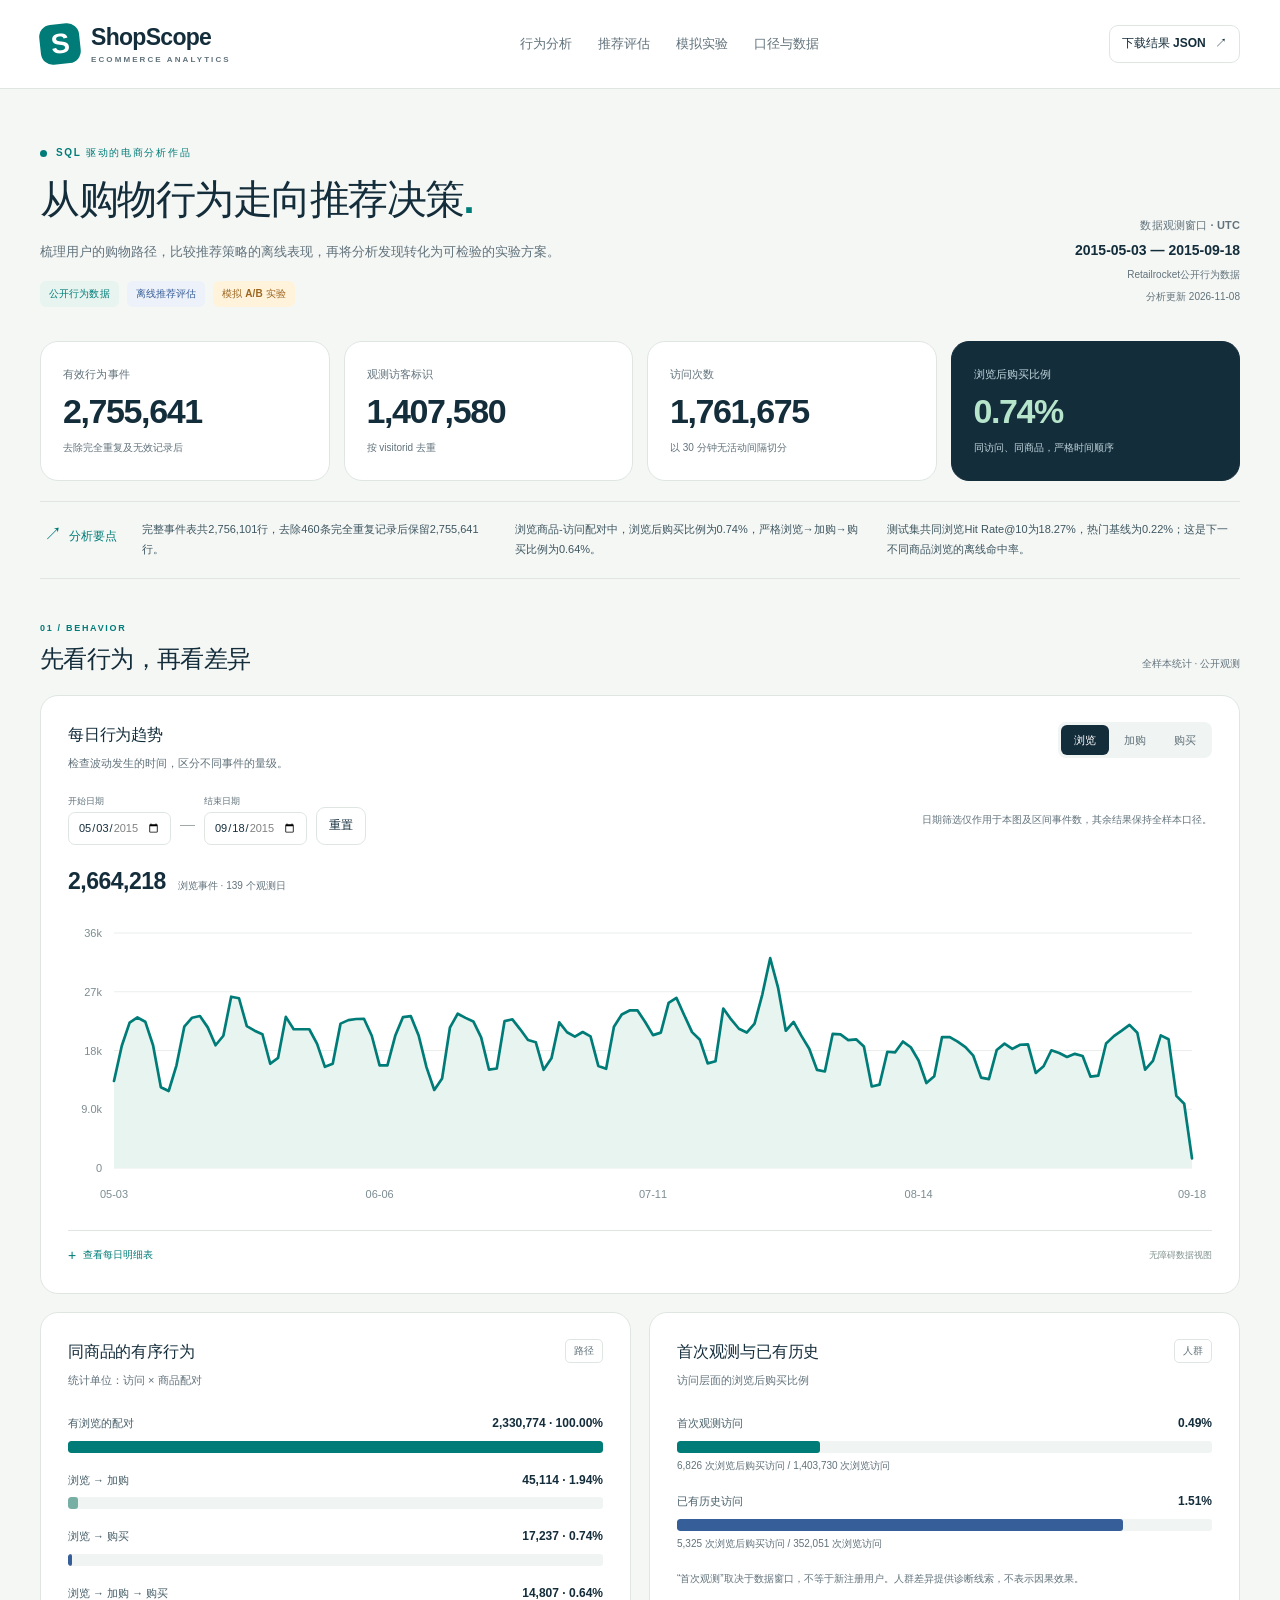
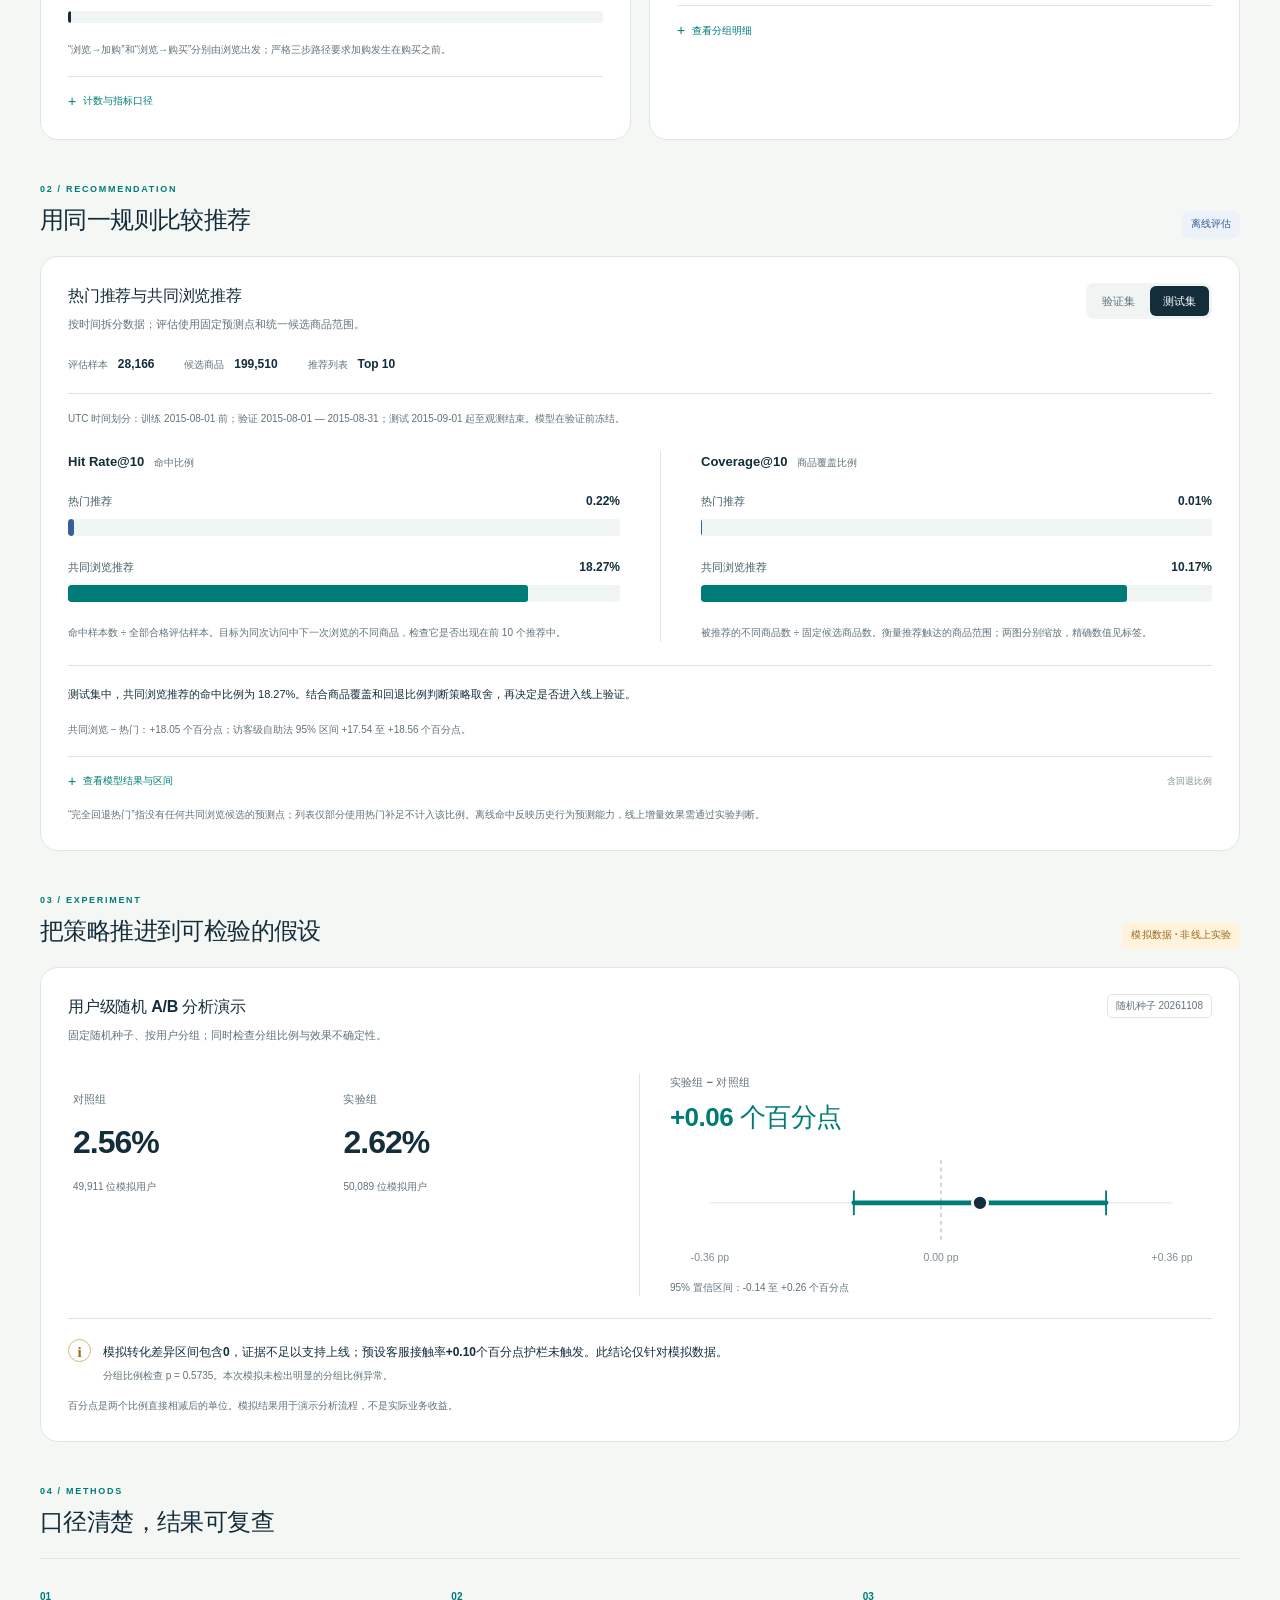
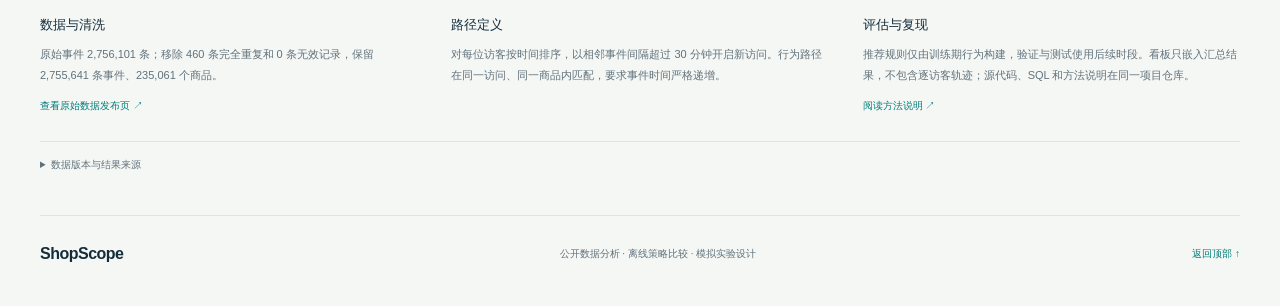
<file: index.html>
<!doctype html>
<html lang="zh-CN"><meta charset="utf-8"><meta name="viewport" content="width=device-width,initial-scale=1"><meta http-equiv="refresh" content="0; url=app/index.html"><title>ShopScope 电商分析</title><body><p><a href="app/index.html">打开 ShopScope 交互看板</a></p></body></html>
</file>
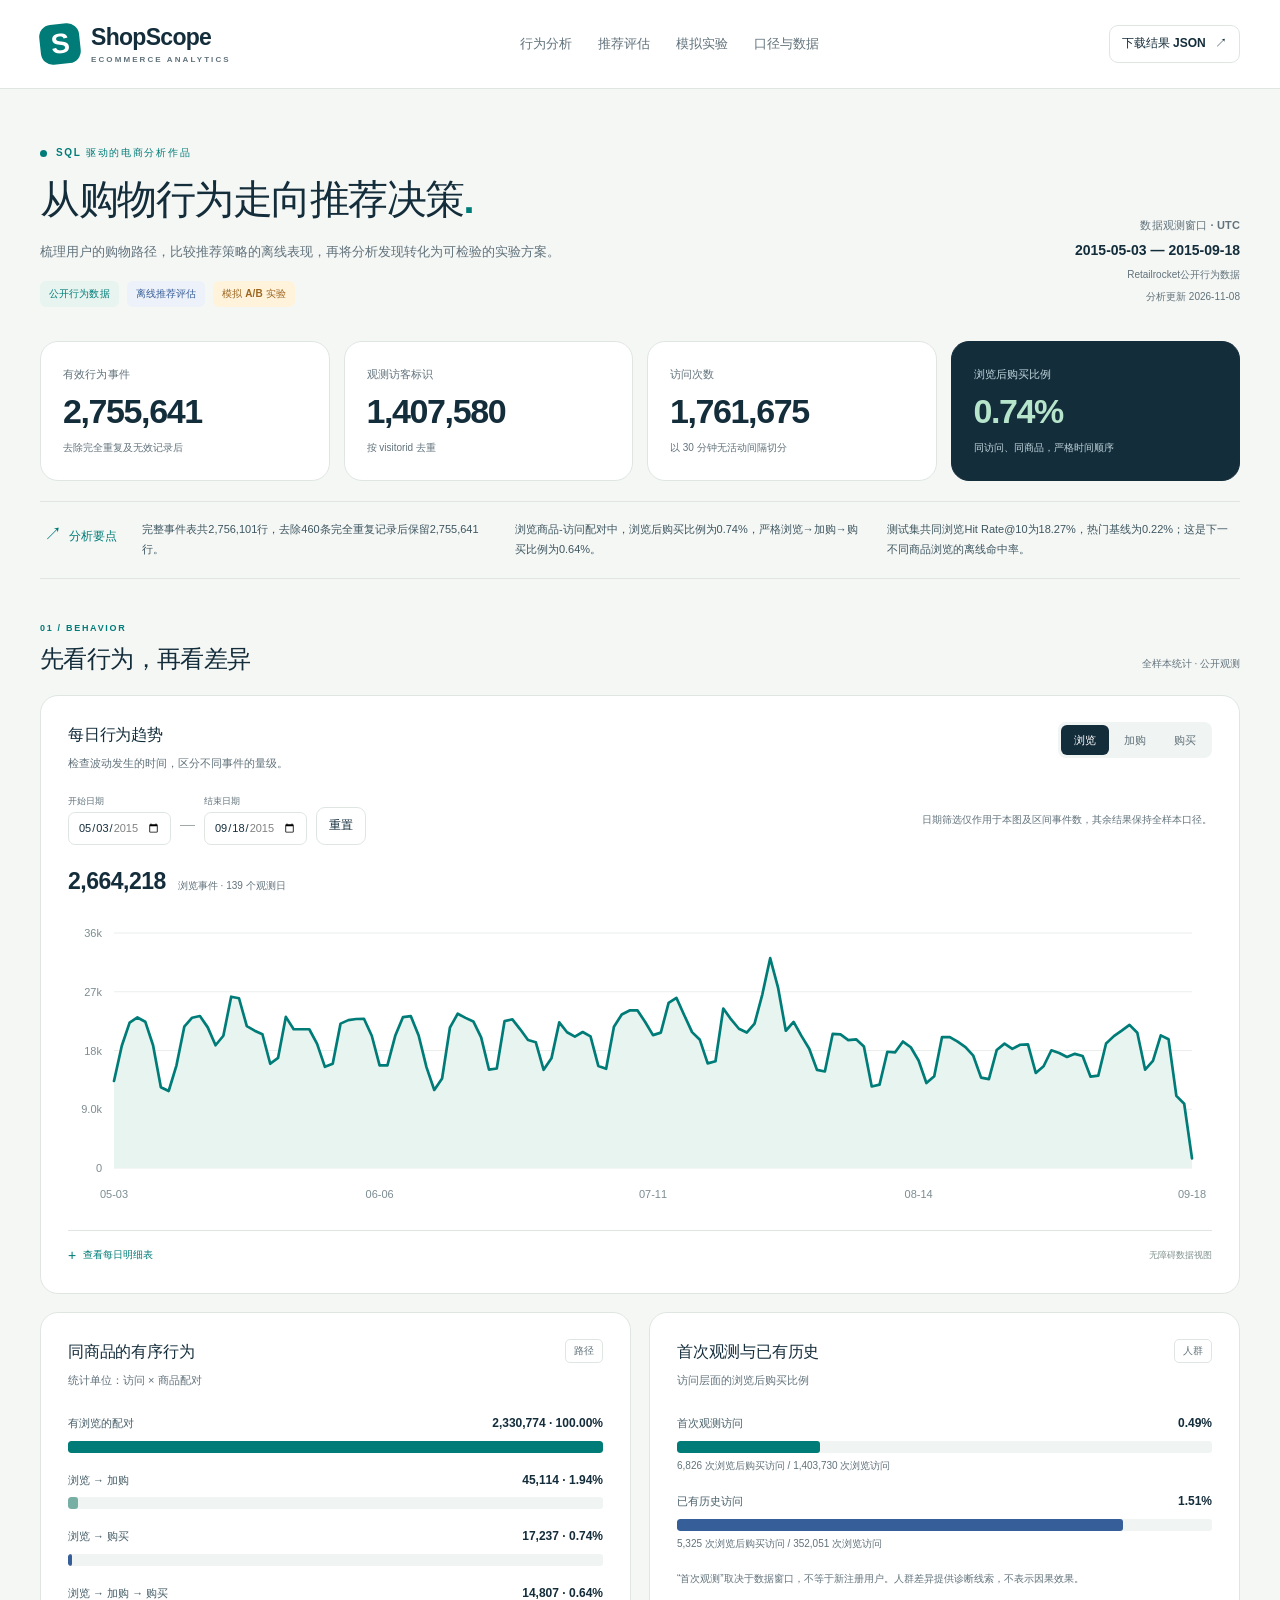
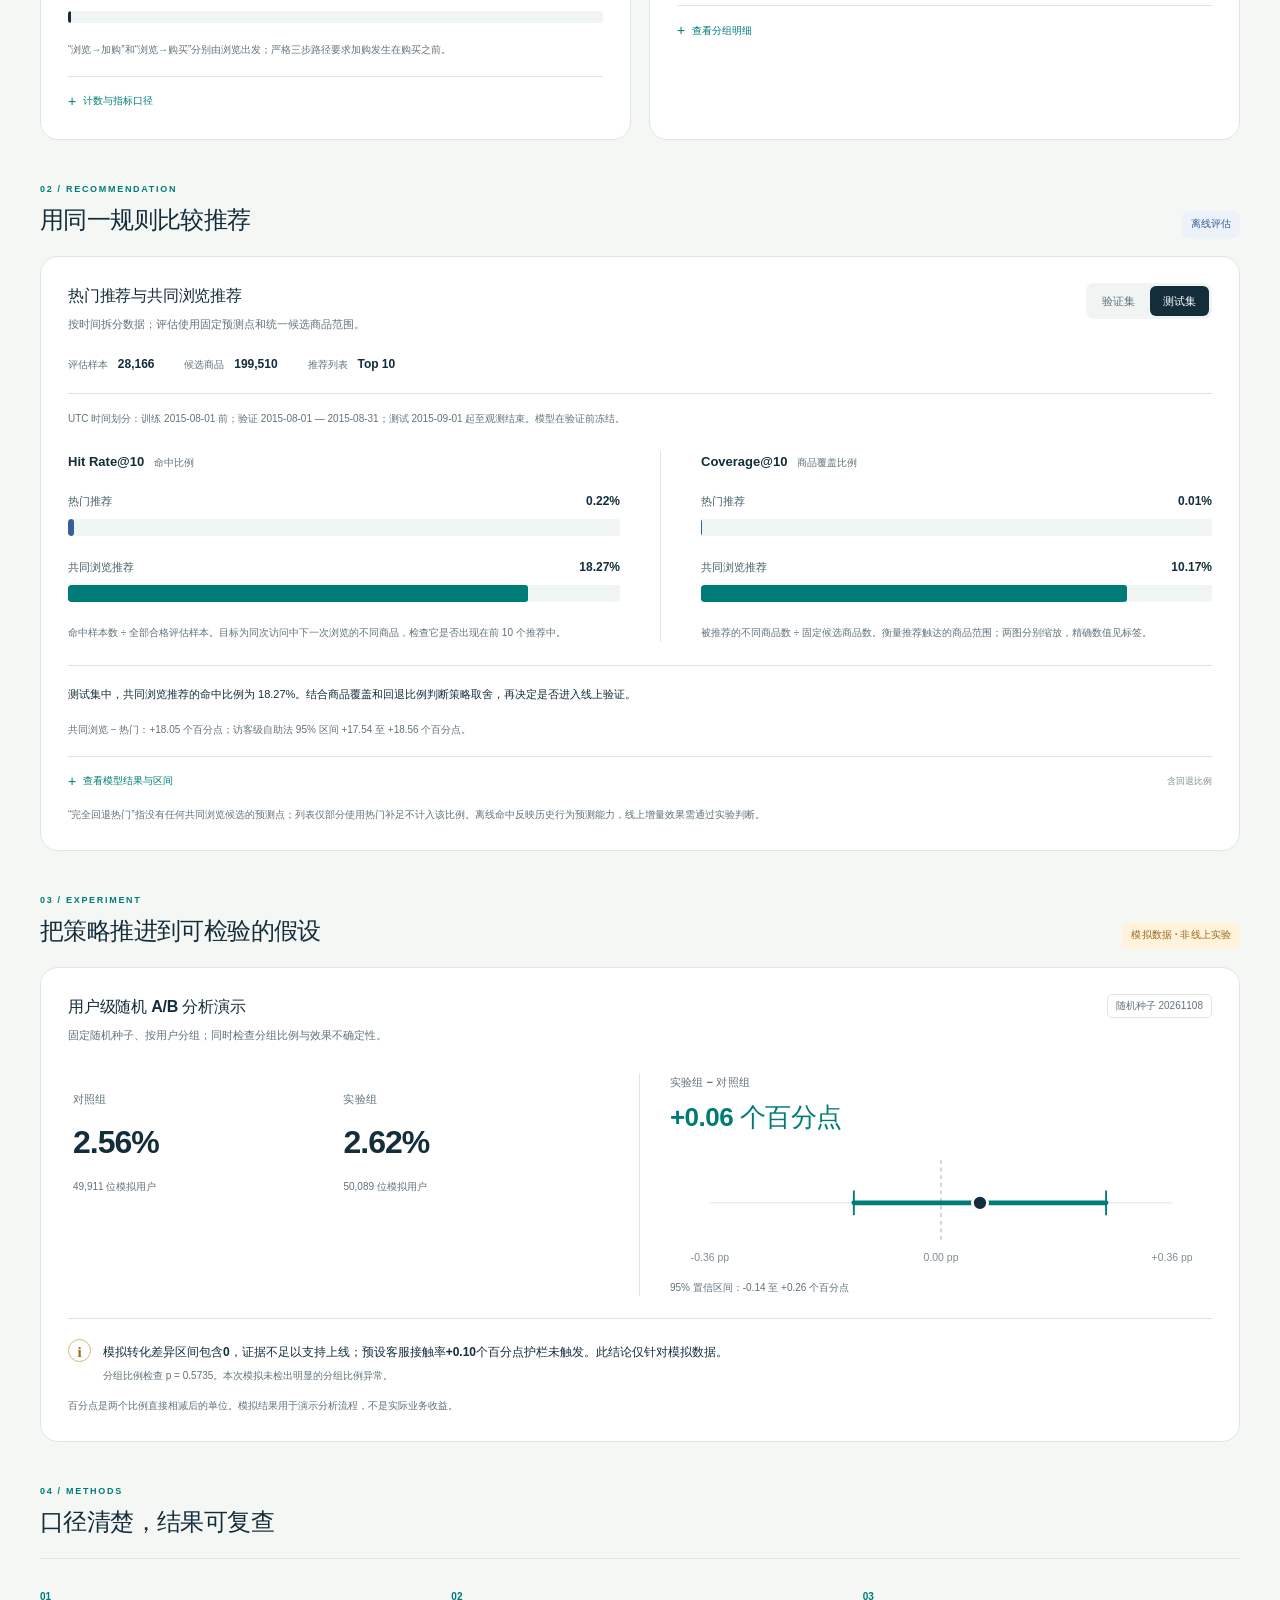
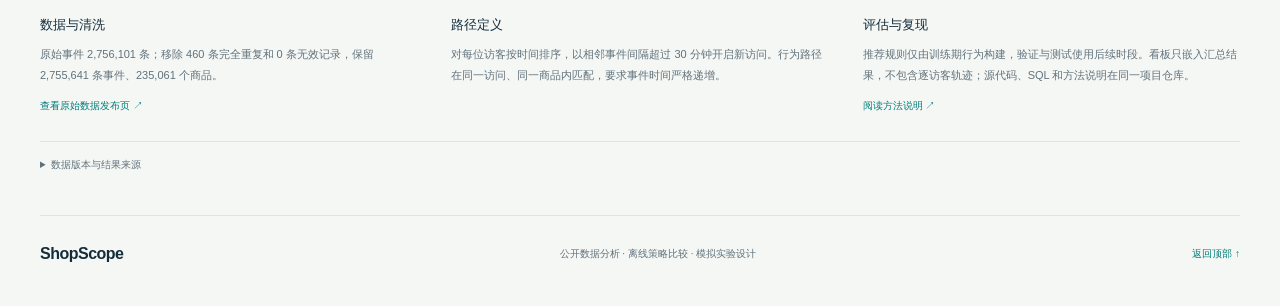
<file: app/index.html>
<!doctype html>
<html lang="zh-CN">
<head>
  <meta charset="utf-8">
  <meta name="viewport" content="width=device-width, initial-scale=1">
  <meta name="color-scheme" content="light">
  <title>ShopScope — 购物行为与推荐评估</title>
  <meta name="description" content="基于 Retailrocket 公开行为数据的购物路径分析、推荐离线评估与模拟实验作品。">
  <style>:root{--ink:#142d3b;--muted:#61727b;--teal:#007c78;--teal-soft:#e7f4ef;--navy:#365e98;--blue-soft:#edf1fa;--amber:#9c661f;--amber-soft:#fff3dc;--paper:#f5f7f5;--line:#dfe6e2;--white:#fff;--radius:18px;font-family:Inter,"Segoe UI","Microsoft YaHei",Arial,sans-serif;color:var(--ink);font-size:15px;line-height:1.65;font-synthesis:none;scroll-behavior:smooth}*{box-sizing:border-box}body{margin:0;background:var(--paper)}button,input{font:inherit}button,a,input,summary{touch-action:manipulation}button{cursor:pointer}a{color:var(--teal);text-decoration:none}a:hover{text-decoration:underline}button:focus-visible,a:focus-visible,input:focus-visible,svg:focus-visible,summary:focus-visible{outline:3px solid #d5a340;outline-offset:4px}.wrap{width:min(1240px,calc(100% - 80px));margin:auto}.topbar{background:rgba(255,255,255,.96);border-bottom:1px solid var(--line)}.nav{min-height:88px;display:flex;align-items:center;justify-content:space-between;gap:24px}.brand{display:flex;align-items:center;gap:11px;color:var(--ink);font-size:23px;font-weight:780;letter-spacing:-.7px;line-height:1.15}.brand:hover{text-decoration:none}.brand-mark{width:40px;height:40px;border-radius:12px;background:var(--teal);color:white;display:grid;place-items:center;font-size:28px;font-weight:800;transform:rotate(-6deg)}.brand small{display:block;font-size:8px;letter-spacing:2.1px;margin-top:5px;font-weight:650;color:var(--muted)}nav{display:flex;gap:26px}nav a{color:var(--muted);font-size:13px;font-weight:600}.button{border:1px solid var(--line);border-radius:9px;padding:8px 12px;color:var(--ink);background:white;font-size:12px;font-weight:600;white-space:nowrap}.button:hover{background:#edf3ef}.button span{margin-left:6px}.skip{position:fixed;z-index:10;top:-80px;left:20px;background:var(--ink);color:white;padding:12px}.skip:focus{top:12px}.hero{display:flex;justify-content:space-between;align-items:flex-end;gap:30px;padding:56px 0 34px}.eyebrow{font-size:10px;font-weight:750;letter-spacing:1.7px;margin:0 0 12px;color:var(--teal);display:flex;align-items:center;gap:9px}.live-dot{width:7px;height:7px;display:inline-block;border-radius:50%;background:var(--teal)}h1{font-size:clamp(30px,3.1vw,43px);letter-spacing:-1.5px;line-height:1.28;margin:0;font-weight:760}.title-dot{color:var(--teal)}.mobile-break{display:none}.hero-copy{color:var(--muted);max-width:650px;margin:16px 0;font-size:13px;line-height:1.9}.hero-meta{display:flex;gap:8px;flex-wrap:wrap}.badge{display:inline-flex;align-items:center;border-radius:6px;font-size:10px;letter-spacing:.1px;font-weight:650;padding:5px 9px;white-space:nowrap}.teal{background:var(--teal-soft);color:var(--teal)}.navy{background:var(--blue-soft);color:var(--navy)}.amber{background:var(--amber-soft);color:var(--amber)}.period{flex-shrink:0;display:flex;flex-direction:column;align-items:flex-end;font-size:10px;color:var(--muted);padding-bottom:2px;gap:5px}.period strong{font-size:14px;color:var(--ink);font-variant-numeric:tabular-nums}.label{display:block;font-size:11px;letter-spacing:.15px;color:var(--muted);font-weight:550}.kpis{display:grid;grid-template-columns:repeat(4,minmax(0,1fr));gap:14px}.kpi{padding:23px 22px 21px;border:1px solid var(--line);background:white;border-radius:var(--radius)}.kpi strong{display:block;font-size:34px;letter-spacing:-1.4px;font-weight:730;font-variant-numeric:tabular-nums;margin:7px 0 3px;line-height:1.2}.kpi>span:last-child{font-size:10px;color:var(--muted)}.kpi.accent{background:var(--ink);border-color:var(--ink);color:white}.kpi.accent .label,.kpi.accent>span:last-child{color:#c1d6dc}.kpi.accent strong{color:#b7e5cc}.finding-strip{display:flex;gap:25px;align-items:flex-start;margin:20px 0 12px;border-top:1px solid var(--line);border-bottom:1px solid var(--line);padding:18px 4px}.finding-strip h2{font-size:12px;white-space:nowrap;margin:0;color:var(--teal)}.finding-strip h2 span{font-size:18px;margin-right:4px}.finding-strip #insights{display:grid;grid-template-columns:repeat(3,1fr);gap:24px;font-size:11px;color:#3d565f;line-height:1.8}.finding-strip p{margin:0}.section{margin:42px 0;scroll-margin-top:20px}.section-heading{display:flex;align-items:flex-end;justify-content:space-between;margin:0 0 18px;gap:15px}.section-heading .eyebrow{margin:0 0 5px;font-size:9px}.section-heading h2{margin:0;font-size:24px;letter-spacing:-.6px;line-height:1.5;font-weight:720}.section-note{font-size:10px;color:var(--muted);padding-bottom:4px}.panel{border:1px solid var(--line);background:white;border-radius:var(--radius);padding:26px 27px;overflow:hidden}.panel-head{display:flex;align-items:flex-start;justify-content:space-between;gap:20px}.panel-head h3{font-size:16px;margin:0;font-weight:700;letter-spacing:-.2px}.panel-head p{font-size:11px;color:var(--muted);margin:6px 0 0;line-height:1.7}.segmented{display:flex;background:#f0f4f2;border-radius:8px;padding:3px;gap:2px;flex-shrink:0}.segmented button{background:transparent;border:0;border-radius:6px;padding:6px 13px;font-size:11px;color:var(--muted);font-weight:650}.segmented button[aria-pressed=true]{background:var(--ink);color:white}.segmented button:hover{box-shadow:inset 0 0 0 1px #a6bbb0}.filters{display:flex;align-items:center;justify-content:space-between;gap:18px;margin:23px 0 10px}.filters p{font-size:10px;color:var(--muted);max-width:360px;margin:0}.date-fields{display:flex;align-items:flex-end;gap:9px}.date-fields label{font-size:9px;color:var(--muted);line-height:1.3;display:flex;flex-direction:column;gap:5px}.date-fields input{border:1px solid var(--line);color:var(--ink);padding:7px 9px;border-radius:7px;font-size:11px;background:#fff;max-width:144px}.date-fields>span{padding-bottom:8px;color:#a1aaa5}.trend-summary{display:flex;align-items:baseline;gap:12px;margin:18px 0 0;min-height:28px}.trend-summary strong{font-size:23px;font-weight:720;letter-spacing:-.5px;font-variant-numeric:tabular-nums}.trend-summary span{font-size:10px;color:var(--muted)}#range-error{color:#a34324}.chart-container{position:relative;margin-top:12px}svg{display:block;width:100%;overflow:visible}#trend-chart{min-height:190px}.chart-axis{fill:#7c8c91;font-family:inherit;font-size:11px}.grid-line{stroke:#e9eeeb;stroke-width:1}.tooltip{position:absolute;background:var(--ink);border-radius:9px;color:white;padding:10px 13px;pointer-events:none;font-size:11px;box-shadow:0 8px 30px #1a303526;min-width:135px;z-index:2}.tooltip strong{display:block;font-size:15px;letter-spacing:.1px;margin-top:2px}.tooltip[hidden]{display:none}.two-col{display:grid;grid-template-columns:repeat(2,minmax(0,1fr));gap:18px;margin-top:18px}.mini-tag{font-size:10px;padding:3px 8px;border:1px solid var(--line);border-radius:5px;color:var(--muted);white-space:nowrap}.horizontal-bars{margin:24px 0 15px}.bar-item{margin:0 0 18px}.bar-label{display:flex;justify-content:space-between;gap:12px;font-size:11px;color:#465e68;margin-bottom:7px}.bar-label strong{font-size:12px;color:var(--ink);font-weight:650;font-variant-numeric:tabular-nums}.bar-track{height:12px;background:#f0f4f2;border-radius:3px;overflow:hidden}.bar-fill{height:100%;background:var(--teal);border-radius:3px;min-width:0;transition:width .25s}.bar-fill.navy-fill{background:var(--navy)}.bar-fill.light-fill{background:#78afa5}.bar-fill.dark-fill{background:var(--ink)}.bar-sub{color:var(--muted);font-size:10px;margin-top:5px}.chart-note{font-size:10px;color:var(--muted);line-height:1.8;margin:16px 0 0}.table-details{margin-top:17px;border-top:1px solid var(--line);padding-top:13px}.table-details summary{font-size:10px;font-weight:600;color:var(--teal);cursor:pointer;list-style:none;display:flex;align-items:center;gap:7px}.table-details summary:before{content:'+';font-size:14px;font-weight:500}.table-details[open] summary:before{content:'−'}.table-details summary span{margin-left:auto;color:#81928e;font-weight:400;font-size:9px}.table-wrap{overflow:auto;margin-top:12px;max-height:300px;border:1px solid var(--line);border-radius:7px}table{border-collapse:collapse;width:100%;font-size:10px;white-space:nowrap;text-align:right;font-variant-numeric:tabular-nums}th,td{padding:9px 11px;border-bottom:1px solid #e9eeeb}th{background:#f3f6f4;color:#5e716d;font-weight:600;position:sticky;top:0}th:first-child,td:first-child{text-align:left}tr:last-child td{border-bottom:0}tbody tr:hover{background:#f7faf8}.rec-meta{display:flex;gap:30px;flex-wrap:wrap;border-bottom:1px solid var(--line);padding:21px 0 18px;font-size:10px;color:var(--muted)}.rec-meta strong{color:var(--ink);font-size:12px;margin-left:7px;font-weight:650}.inner{gap:40px;margin:23px 0 0}.inner>div+div{border-left:1px solid var(--line);padding-left:40px}.inner h4{font-size:13px;margin:0;font-weight:680}.inner h4 span{font-size:10px;color:var(--muted);font-weight:400;margin-left:6px}.horizontal-bars.compact{margin-top:20px}.compact .bar-track{height:17px}.compact .bar-item{margin-bottom:22px}.rec-conclusion{font-size:11px;margin:23px 0 0;padding-top:18px;border-top:1px solid var(--line);color:var(--ink);line-height:1.9}.bottom-note{margin-top:13px}.experiment-grid{display:grid;grid-template-columns:1fr 1.1fr;gap:50px;margin-top:28px}.ab-groups{display:grid;grid-template-columns:1fr 1fr;gap:20px;padding-top:15px}.ab-groups>div{padding:2px 5px}.ab-groups strong{font-size:32px;font-weight:720;display:block;letter-spacing:-1px;margin:8px 0 4px;font-variant-numeric:tabular-nums}.ab-groups>div>span:last-child{font-size:10px;color:var(--muted)}.effect{border-left:1px solid var(--line);padding-left:30px}.effect>strong{font-size:26px;display:block;font-weight:730;letter-spacing:-.5px;margin:5px 0 0;color:var(--teal)}#effect-chart{margin-top:2px}.effect>p{font-size:10px;margin:1px 0 0;color:var(--muted)}.experiment-decision{border-top:1px solid var(--line);margin-top:22px;padding-top:20px;display:flex;gap:12px;align-items:flex-start}.decision-icon{width:23px;height:23px;border-radius:50%;border:1px solid #d5b978;color:var(--amber);display:grid;place-items:center;font-family:Georgia,serif;font-weight:700;flex-shrink:0}.experiment-decision strong{font-size:12px;font-weight:650}.experiment-decision p{font-size:10px;margin:4px 0 0;color:var(--muted)}.method-grid{display:grid;grid-template-columns:repeat(3,1fr);gap:34px;border-top:1px solid var(--line);padding-top:24px}.method-number{font-size:10px;color:var(--teal);font-weight:700}.method-grid h3{font-size:13px;margin:6px 0 9px}.method-grid p{font-size:11px;color:var(--muted);line-height:1.9;margin:0}.method-grid a{display:inline-block;font-size:10px;font-weight:650;margin-top:12px}.provenance{margin-top:24px;font-size:10px;border-top:1px solid var(--line);padding-top:15px;color:var(--muted)}.provenance summary{cursor:pointer}.provenance dl{display:grid;grid-template-columns:150px 1fr;gap:6px}.provenance dt{font-weight:600}.provenance dd{margin:0;overflow-wrap:anywhere}.footer{border-top:1px solid var(--line);display:flex;align-items:center;justify-content:space-between;gap:20px;padding:25px 0 38px;color:var(--muted);font-size:10px}.brand-name{font-size:16px;font-weight:750;letter-spacing:-.5px;color:var(--ink)}.footer p{margin:0}.footer a{font-size:10px}.empty{font-size:12px;color:var(--muted);padding:30px 10px;text-align:center}
.sr-only{position:absolute;width:1px;height:1px;padding:0;margin:-1px;overflow:hidden;clip:rect(0,0,0,0);white-space:nowrap;border:0}
@media(min-width:1450px){.wrap{width:1240px}.hero{padding-top:62px}}
@media(max-width:1050px){.wrap{width:calc(100% - 48px)}nav{gap:15px}nav a{font-size:11px}.nav{gap:18px}.hero{align-items:flex-start}.period{padding-top:36px}.kpi{padding:20px 16px}.kpi strong{font-size:28px}.finding-strip #insights{gap:16px}.panel{padding:22px}.panel-head{gap:13px}.filters{align-items:flex-start}.filters p{max-width:270px}.experiment-grid{gap:25px}.effect{padding-left:25px}.inner{gap:25px}.inner>div+div{padding-left:25px}}
@media(max-width:800px){.nav{min-height:76px;flex-wrap:wrap;padding:15px 0;gap:14px}nav{order:3;width:100%;justify-content:space-between;padding-top:7px;border-top:1px solid var(--line)}.brand{font-size:20px}.hero{display:block;padding-top:34px}.period{align-items:flex-start;padding-top:22px;gap:4px}.period strong{font-size:13px}.period span:last-child{display:none}.kpis{grid-template-columns:repeat(2,1fr);gap:12px}.kpi strong{font-size:32px}.finding-strip{display:block}.finding-strip #insights{grid-template-columns:1fr;margin-top:10px;gap:9px;font-size:11px}.section{margin:32px 0}.section-heading h2{font-size:22px}.two-col{grid-template-columns:1fr}.filters{display:block}.filters p{max-width:none;margin-top:12px}.section-note{max-width:100px;text-align:right}.inner{gap:20px}.inner>div+div{border-left:0;border-top:1px solid var(--line);padding-left:0;padding-top:20px}.experiment-grid{grid-template-columns:1fr;gap:20px}.effect{border-left:0;border-top:1px solid var(--line);padding:20px 0 0}.ab-groups{padding-top:0}.method-grid{grid-template-columns:1fr;gap:25px}.method-grid h3{display:inline;margin-left:10px}.method-grid p{margin-top:9px}.provenance dl{grid-template-columns:1fr}.provenance dd{margin-bottom:8px}.footer{flex-wrap:wrap}.footer p{order:3;width:100%}}
@media(max-width:500px){.wrap{width:calc(100% - 32px)}.nav>.button{font-size:10px;padding:7px 9px}.brand-mark{width:34px;height:34px;font-size:23px}.hero{padding-top:30px}.hero h1{font-size:32px}.hero-copy{font-size:12px}.mobile-break{display:block}.panel{padding:20px 16px}.kpi{padding:18px 14px}.kpi strong{font-size:28px}.kpi>span:last-child{font-size:9px}.label{font-size:10px}.panel-head{display:block}.panel-head .segmented{display:inline-flex;margin-top:14px}.panel-head .mini-tag{display:none}.segmented button{padding:6px 12px}.date-fields{gap:7px}.date-fields input{max-width:121px;padding:7px 6px}.date-fields .button{padding:7px 9px}.section-heading h2{font-size:21px}.section-heading>.badge{font-size:8px;padding:4px 6px}.rec-meta{gap:12px;font-size:9px}.rec-meta strong{margin-left:4px}.trend-summary{flex-wrap:wrap;gap:5px 10px}.trend-summary strong{font-size:22px}#trend-chart{min-height:170px}.chart-axis{font-size:15px}.table-details summary span{display:none}.bar-label{font-size:10px}.bar-label strong{font-size:11px}.footer{padding-bottom:25px}}
@media(prefers-reduced-motion:reduce){:root{scroll-behavior:auto}.bar-fill{transition:none}}
@media(max-width:500px){#trend-chart .chart-axis{font-size:10px}}
@media print{body{background:#fff}.wrap{width:100%}.topbar,.filters,.segmented,.table-details,.provenance,.footer a{display:none}.hero{padding-top:0}.panel,.kpi{break-inside:avoid}.section{margin:24px 0}.panel{padding:16px}.kpi strong{font-size:26px}.section-heading h2{font-size:21px}a{color:inherit}}
</style>
</head>
<body>
<a class="skip" href="#main">跳到分析内容</a>
<header class="topbar"><div class="nav wrap">
  <a class="brand" href="#"><span class="brand-mark" aria-hidden="true">S</span><span>ShopScope<small>ECOMMERCE ANALYTICS</small></span></a>
  <nav aria-label="内容导航"><a href="#behavior">行为分析</a><a href="#recommendation">推荐评估</a><a href="#experiment">模拟实验</a><a href="#methods">口径与数据</a></nav>
  <button id="download" class="button quiet" type="button">下载结果 JSON <span aria-hidden="true">↗</span></button>
</div></header>
<main id="main" class="wrap">
  <section class="hero" aria-labelledby="page-title">
    <div><p class="eyebrow"><span class="live-dot"></span> SQL 驱动的电商分析作品</p>
    <h1 id="page-title">从购物行为<br class="mobile-break">走向推荐决策<span class="title-dot">.</span></h1>
    <p class="hero-copy">梳理用户的购物路径，比较推荐策略的离线表现，再将分析发现转化为可检验的实验方案。</p>
    <div class="hero-meta"><span class="badge teal">公开行为数据</span><span class="badge navy">离线推荐评估</span><span class="badge amber">模拟 A/B 实验</span></div></div>
    <div class="period"><span class="label">数据观测窗口 · UTC</span><strong id="period"></strong><span id="source-label"></span><span id="built-date"></span></div>
  </section>
  <section class="kpis" aria-label="全观测期概况">
    <article class="kpi"><span class="label">有效行为事件</span><strong id="kpi-events">—</strong><span>去除完全重复及无效记录后</span></article>
    <article class="kpi"><span class="label">观测访客标识</span><strong id="kpi-visitors">—</strong><span>按 visitorid 去重</span></article>
    <article class="kpi"><span class="label">访问次数</span><strong id="kpi-sessions">—</strong><span>以 30 分钟无活动间隔切分</span></article>
    <article class="kpi accent"><span class="label">浏览后购买比例</span><strong id="kpi-rate">—</strong><span>同访问、同商品，严格时间顺序</span></article>
  </section>
  <section class="finding-strip" aria-labelledby="finding-title"><h2 id="finding-title"><span aria-hidden="true">↗</span> 分析要点</h2><div id="insights"></div></section>

  <section id="behavior" class="section" aria-labelledby="behavior-title">
    <div class="section-heading"><div><p class="eyebrow">01 / BEHAVIOR</p><h2 id="behavior-title">先看行为，再看差异</h2></div><span class="section-note">全样本统计 · 公开观测</span></div>
    <article class="panel trend-panel">
      <div class="panel-head"><div><h3>每日行为趋势</h3><p>检查波动发生的时间，区分不同事件的量级。</p></div><div class="segmented" id="series-tabs" role="group" aria-label="趋势事件类型"><button type="button" data-series="views" aria-pressed="true">浏览</button><button type="button" data-series="addtocarts" aria-pressed="false">加购</button><button type="button" data-series="transactions" aria-pressed="false">购买</button></div></div>
      <div class="filters"><div class="date-fields"><label>开始日期<input type="date" id="date-start"></label><span aria-hidden="true">—</span><label>结束日期<input type="date" id="date-end"></label><button type="button" id="reset" class="button quiet">重置</button></div><p>日期筛选仅作用于本图及区间事件数，其余结果保持全样本口径。</p></div>
      <div class="trend-summary"><strong id="range-total"></strong><span id="range-caption"></span><span id="range-error" role="status"></span></div>
      <div class="chart-container"><svg id="trend-chart" viewBox="0 0 1120 300" role="img" tabindex="0" aria-label="每日行为趋势，可使用左右方向键查看每日数值"></svg><div class="tooltip" id="trend-tooltip" hidden></div></div>
      <details class="table-details"><summary>查看每日明细表 <span>无障碍数据视图</span></summary><div class="table-wrap" id="daily-table"></div></details>
    </article>
    <div class="two-col">
      <article class="panel"><div class="panel-head"><div><h3>同商品的有序行为</h3><p>统计单位：访问 × 商品配对</p></div><span class="mini-tag">路径</span></div><div id="funnel-bars" class="horizontal-bars"></div><p class="chart-note">“浏览→加购”和“浏览→购买”分别由浏览出发；严格三步路径要求加购发生在购买之前。</p><details class="table-details"><summary>计数与指标口径</summary><div class="table-wrap" id="funnel-table"></div></details></article>
      <article class="panel"><div class="panel-head"><div><h3>首次观测与已有历史</h3><p>访问层面的浏览后购买比例</p></div><span class="mini-tag">人群</span></div><div id="segment-bars" class="horizontal-bars"></div><p class="chart-note">“首次观测”取决于数据窗口，不等于新注册用户。人群差异提供诊断线索，不表示因果效果。</p><details class="table-details"><summary>查看分组明细</summary><div class="table-wrap" id="segment-table"></div></details></article>
    </div>
  </section>

  <section id="recommendation" class="section" aria-labelledby="recommendation-title">
    <div class="section-heading"><div><p class="eyebrow">02 / RECOMMENDATION</p><h2 id="recommendation-title">用同一规则比较推荐</h2></div><span class="badge navy">离线评估</span></div>
    <article class="panel"><div class="panel-head"><div><h3>热门推荐与共同浏览推荐</h3><p>按时间拆分数据；评估使用固定预测点和统一候选商品范围。</p></div><div class="segmented" id="split-tabs" role="group" aria-label="推荐评估数据切分"></div></div>
      <div class="rec-meta"><span>评估样本 <strong id="rec-queries"></strong></span><span>候选商品 <strong id="rec-candidates"></strong></span><span>推荐列表 <strong>Top 10</strong></span></div>
      <p class="chart-note" id="protocol-summary" hidden></p>
      <div class="two-col inner"><div><h4>Hit Rate@10 <span>命中比例</span></h4><div id="hit-bars" class="horizontal-bars compact"></div><p class="chart-note">命中样本数 ÷ 全部合格评估样本。目标为同次访问中下一次浏览的不同商品，检查它是否出现在前 10 个推荐中。</p></div><div><h4>Coverage@10 <span>商品覆盖比例</span></h4><div id="coverage-bars" class="horizontal-bars compact"></div><p class="chart-note">被推荐的不同商品数 ÷ 固定候选商品数。衡量推荐触达的商品范围；两图分别缩放，精确数值见标签。</p></div></div>
      <p class="rec-conclusion" id="rec-conclusion"></p>
      <p class="chart-note" id="paired-conclusion" hidden></p>
      <details class="table-details"><summary>查看模型结果与区间 <span>含回退比例</span></summary><div class="table-wrap" id="rec-table"></div></details>
      <p class="chart-note bottom-note">“完全回退热门”指没有任何共同浏览候选的预测点；列表仅部分使用热门补足不计入该比例。离线命中反映历史行为预测能力，线上增量效果需通过实验判断。</p>
    </article>
  </section>

  <section id="experiment" class="section" aria-labelledby="experiment-title">
    <div class="section-heading"><div><p class="eyebrow">03 / EXPERIMENT</p><h2 id="experiment-title">把策略推进到可检验的假设</h2></div><span class="badge amber">模拟数据 · 非线上实验</span></div>
    <article class="panel experiment-panel"><div class="panel-head"><div><h3>用户级随机 A/B 分析演示</h3><p>固定随机种子、按用户分组；同时检查分组比例与效果不确定性。</p></div><span class="mini-tag" id="seed-label"></span></div>
      <div class="experiment-grid"><div class="ab-groups"><div><span class="label">对照组</span><strong id="control-rate"></strong><span id="control-n"></span></div><div><span class="label">实验组</span><strong id="treatment-rate"></strong><span id="treatment-n"></span></div></div><div class="effect"><span class="label">实验组 − 对照组</span><strong id="effect-value"></strong><svg id="effect-chart" viewBox="0 0 570 145" role="img" aria-label="模拟实验效果差异与百分之九十五置信区间"></svg><p id="effect-interval"></p></div></div>
      <div class="experiment-decision"><span class="decision-icon" aria-hidden="true">i</span><div><strong id="experiment-decision"></strong><p id="srm-result"></p></div></div>
      <p class="chart-note bottom-note">百分点是两个比例直接相减后的单位。模拟结果用于演示分析流程，不是实际业务收益。</p>
    </article>
  </section>

  <section id="methods" class="section methods" aria-labelledby="methods-title">
    <div class="section-heading"><div><p class="eyebrow">04 / METHODS</p><h2 id="methods-title">口径清楚，结果可复查</h2></div></div>
    <div class="method-grid"><article><span class="method-number">01</span><h3>数据与清洗</h3><p id="quality-text"></p><a id="source-link" target="_blank" rel="noopener noreferrer">查看原始数据发布页 ↗</a></article><article><span class="method-number">02</span><h3>路径定义</h3><p>对每位访客按时间排序，以相邻事件间隔超过 30 分钟开启新访问。行为路径在同一访问、同一商品内匹配，要求事件时间严格递增。</p></article><article><span class="method-number">03</span><h3>评估与复现</h3><p>推荐规则仅由训练期行为构建，验证与测试使用后续时段。看板只嵌入汇总结果，不包含逐访客轨迹；源代码、SQL 和方法说明在同一项目仓库。</p><a href="../docs/methodology.md">阅读方法说明 ↗</a></article></div>
    <details class="provenance"><summary>数据版本与结果来源</summary><dl><dt>构建日期</dt><dd id="provenance-date"></dd><dt>输入事件文件 SHA-256</dt><dd id="provenance-sha"></dd><dt>看板结果文件</dt><dd>reports/metrics.json</dd></dl></details>
  </section>
</main>
<footer class="wrap footer"><span class="brand-name">ShopScope</span><p>公开数据分析 · 离线策略比较 · 模拟实验设计</p><a href="#">返回顶部 ↑</a></footer>
<script id="metrics" type="application/json">{"meta":{"project":"ShopScope","source":"Retailrocket公开行为数据","source_url":"https://www.kaggle.com/datasets/retailrocket/ecommerce-dataset","analysis_date":"2026-11-08","raw_rows":2756101,"invalid_rows":0,"expected_null_transaction_ids":2733644,"unexpected_transaction_ids":0,"clean_rows":2755641,"visitors":1407580,"items":235061,"date_min":"2015-05-03 03:00:04.384+00","date_max":"2015-09-18 02:59:47.788+00","sessions":1761675,"duplicates_removed":460,"data_sha256":"3745aa83238b1e6d44d8fda209807899f420084398f94ddf745f3cbcfecbf9e7"},"daily":[{"date":"2015-05-03","views":13303,"addtocarts":296,"transactions":83,"visitors":7865},{"date":"2015-05-04","views":18681,"addtocarts":578,"transactions":154,"visitors":11019},{"date":"2015-05-05","views":22225,"addtocarts":561,"transactions":225,"visitors":13084},{"date":"2015-05-06","views":23015,"addtocarts":647,"transactions":258,"visitors":13687},{"date":"2015-05-07","views":22368,"addtocarts":572,"transactions":217,"visitors":13086},{"date":"2015-05-08","views":18766,"addtocarts":531,"transactions":126,"visitors":11106},{"date":"2015-05-09","views":12353,"addtocarts":279,"transactions":63,"visitors":7610},{"date":"2015-05-10","views":11771,"addtocarts":310,"transactions":60,"visitors":7413},{"date":"2015-05-11","views":15702,"addtocarts":388,"transactions":84,"visitors":9512},{"date":"2015-05-12","views":21610,"addtocarts":575,"transactions":186,"visitors":13041},{"date":"2015-05-13","views":22975,"addtocarts":581,"transactions":208,"visitors":13466},{"date":"2015-05-14","views":23231,"addtocarts":666,"transactions":256,"visitors":13662},{"date":"2015-05-15","views":21496,"addtocarts":507,"transactions":185,"visitors":12745},{"date":"2015-05-16","views":18765,"addtocarts":417,"transactions":130,"visitors":11414},{"date":"2015-05-17","views":20216,"addtocarts":493,"transactions":169,"visitors":11996},{"date":"2015-05-18","views":26187,"addtocarts":649,"transactions":245,"visitors":15476},{"date":"2015-05-19","views":25949,"addtocarts":652,"transactions":196,"visitors":15482},{"date":"2015-05-20","views":21688,"addtocarts":422,"transactions":125,"visitors":13332},{"date":"2015-05-21","views":20992,"addtocarts":551,"transactions":131,"visitors":12738},{"date":"2015-05-22","views":20445,"addtocarts":462,"transactions":154,"visitors":12340},{"date":"2015-05-23","views":15938,"addtocarts":355,"transactions":113,"visitors":9741},{"date":"2015-05-24","views":16830,"addtocarts":319,"transactions":97,"visitors":10453},{"date":"2015-05-25","views":23106,"addtocarts":576,"transactions":178,"visitors":14161},{"date":"2015-05-26","views":21222,"addtocarts":580,"transactions":194,"visitors":12781},{"date":"2015-05-27","views":21210,"addtocarts":524,"transactions":197,"visitors":12828},{"date":"2015-05-28","views":21214,"addtocarts":581,"transactions":225,"visitors":12956},{"date":"2015-05-29","views":18986,"addtocarts":447,"transactions":137,"visitors":11957},{"date":"2015-05-30","views":15463,"addtocarts":449,"transactions":116,"visitors":9684},{"date":"2015-05-31","views":15948,"addtocarts":350,"transactions":99,"visitors":9936},{"date":"2015-06-01","views":22073,"addtocarts":519,"transactions":200,"visitors":13257},{"date":"2015-06-02","views":22604,"addtocarts":522,"transactions":206,"visitors":13534},{"date":"2015-06-03","views":22776,"addtocarts":579,"transactions":204,"visitors":13414},{"date":"2015-06-04","views":22820,"addtocarts":604,"transactions":205,"visitors":13088},{"date":"2015-06-05","views":20213,"addtocarts":449,"transactions":149,"visitors":12137},{"date":"2015-06-06","views":15679,"addtocarts":372,"transactions":104,"visitors":9698},{"date":"2015-06-07","views":15697,"addtocarts":345,"transactions":106,"visitors":9423},{"date":"2015-06-08","views":20207,"addtocarts":537,"transactions":192,"visitors":12521},{"date":"2015-06-09","views":23078,"addtocarts":469,"transactions":132,"visitors":13684},{"date":"2015-06-10","views":23213,"addtocarts":597,"transactions":210,"visitors":13995},{"date":"2015-06-11","views":20253,"addtocarts":497,"transactions":157,"visitors":12387},{"date":"2015-06-12","views":15426,"addtocarts":332,"transactions":107,"visitors":9281},{"date":"2015-06-13","views":11932,"addtocarts":277,"transactions":60,"visitors":7465},{"date":"2015-06-14","views":13690,"addtocarts":353,"transactions":108,"visitors":8406},{"date":"2015-06-15","views":21451,"addtocarts":624,"transactions":191,"visitors":12558},{"date":"2015-06-16","views":23589,"addtocarts":799,"transactions":276,"visitors":13653},{"date":"2015-06-17","views":22948,"addtocarts":674,"transactions":269,"visitors":13392},{"date":"2015-06-18","views":22402,"addtocarts":700,"transactions":220,"visitors":13113},{"date":"2015-06-19","views":19961,"addtocarts":492,"transactions":166,"visitors":11504},{"date":"2015-06-20","views":15053,"addtocarts":401,"transactions":111,"visitors":8818},{"date":"2015-06-21","views":15216,"addtocarts":331,"transactions":83,"visitors":9337},{"date":"2015-06-22","views":22462,"addtocarts":597,"transactions":234,"visitors":12834},{"date":"2015-06-23","views":22733,"addtocarts":632,"transactions":250,"visitors":13098},{"date":"2015-06-24","views":21199,"addtocarts":583,"transactions":177,"visitors":12451},{"date":"2015-06-25","views":19557,"addtocarts":509,"transactions":204,"visitors":11793},{"date":"2015-06-26","views":19215,"addtocarts":479,"transactions":177,"visitors":11734},{"date":"2015-06-27","views":15014,"addtocarts":369,"transactions":91,"visitors":9098},{"date":"2015-06-28","views":16764,"addtocarts":342,"transactions":89,"visitors":10131},{"date":"2015-06-29","views":22257,"addtocarts":521,"transactions":203,"visitors":13190},{"date":"2015-06-30","views":20757,"addtocarts":526,"transactions":162,"visitors":12569},{"date":"2015-07-01","views":20089,"addtocarts":480,"transactions":195,"visitors":12157},{"date":"2015-07-02","views":20791,"addtocarts":461,"transactions":155,"visitors":12460},{"date":"2015-07-03","views":20129,"addtocarts":490,"transactions":155,"visitors":11860},{"date":"2015-07-04","views":15608,"addtocarts":364,"transactions":119,"visitors":9310},{"date":"2015-07-05","views":15173,"addtocarts":476,"transactions":100,"visitors":9193},{"date":"2015-07-06","views":21583,"addtocarts":552,"transactions":219,"visitors":12779},{"date":"2015-07-07","views":23466,"addtocarts":667,"transactions":247,"visitors":13732},{"date":"2015-07-08","views":24084,"addtocarts":689,"transactions":259,"visitors":14162},{"date":"2015-07-09","views":24111,"addtocarts":678,"transactions":207,"visitors":14063},{"date":"2015-07-10","views":22325,"addtocarts":640,"transactions":181,"visitors":14140},{"date":"2015-07-11","views":20317,"addtocarts":376,"transactions":98,"visitors":14596},{"date":"2015-07-12","views":20701,"addtocarts":334,"transactions":91,"visitors":14699},{"date":"2015-07-13","views":25234,"addtocarts":664,"transactions":216,"visitors":16515},{"date":"2015-07-14","views":26007,"addtocarts":630,"transactions":231,"visitors":16306},{"date":"2015-07-15","views":23361,"addtocarts":560,"transactions":216,"visitors":14932},{"date":"2015-07-16","views":20776,"addtocarts":605,"transactions":239,"visitors":13005},{"date":"2015-07-17","views":19597,"addtocarts":447,"transactions":139,"visitors":12840},{"date":"2015-07-18","views":15988,"addtocarts":399,"transactions":102,"visitors":10102},{"date":"2015-07-19","views":16315,"addtocarts":372,"transactions":116,"visitors":10473},{"date":"2015-07-20","views":24373,"addtocarts":724,"transactions":232,"visitors":15288},{"date":"2015-07-21","views":22713,"addtocarts":667,"transactions":227,"visitors":14212},{"date":"2015-07-22","views":21288,"addtocarts":770,"transactions":267,"visitors":13303},{"date":"2015-07-23","views":20709,"addtocarts":646,"transactions":234,"visitors":13001},{"date":"2015-07-24","views":22071,"addtocarts":538,"transactions":137,"visitors":14541},{"date":"2015-07-25","views":26551,"addtocarts":437,"transactions":116,"visitors":15571},{"date":"2015-07-26","views":32077,"addtocarts":471,"transactions":144,"visitors":17516},{"date":"2015-07-27","views":27622,"addtocarts":666,"transactions":267,"visitors":16015},{"date":"2015-07-28","views":20986,"addtocarts":716,"transactions":273,"visitors":13189},{"date":"2015-07-29","views":22329,"addtocarts":628,"transactions":240,"visitors":14113},{"date":"2015-07-30","views":20192,"addtocarts":565,"transactions":214,"visitors":12737},{"date":"2015-07-31","views":18231,"addtocarts":538,"transactions":166,"visitors":11771},{"date":"2015-08-01","views":14996,"addtocarts":379,"transactions":79,"visitors":9947},{"date":"2015-08-02","views":14752,"addtocarts":360,"transactions":105,"visitors":9533},{"date":"2015-08-03","views":20501,"addtocarts":565,"transactions":198,"visitors":13066},{"date":"2015-08-04","views":20436,"addtocarts":584,"transactions":209,"visitors":12795},{"date":"2015-08-05","views":19542,"addtocarts":624,"transactions":237,"visitors":12675},{"date":"2015-08-06","views":19668,"addtocarts":527,"transactions":127,"visitors":12984},{"date":"2015-08-07","views":18570,"addtocarts":600,"transactions":175,"visitors":11851},{"date":"2015-08-08","views":12459,"addtocarts":326,"transactions":67,"visitors":8272},{"date":"2015-08-09","views":12754,"addtocarts":300,"transactions":60,"visitors":8588},{"date":"2015-08-10","views":17770,"addtocarts":519,"transactions":129,"visitors":11289},{"date":"2015-08-11","views":17689,"addtocarts":382,"transactions":129,"visitors":11664},{"date":"2015-08-12","views":19331,"addtocarts":556,"transactions":195,"visitors":12806},{"date":"2015-08-13","views":18464,"addtocarts":511,"transactions":177,"visitors":12229},{"date":"2015-08-14","views":16442,"addtocarts":417,"transactions":112,"visitors":10637},{"date":"2015-08-15","views":12987,"addtocarts":341,"transactions":92,"visitors":8493},{"date":"2015-08-16","views":14033,"addtocarts":376,"transactions":78,"visitors":9340},{"date":"2015-08-17","views":20024,"addtocarts":615,"transactions":209,"visitors":12741},{"date":"2015-08-18","views":20019,"addtocarts":528,"transactions":201,"visitors":12741},{"date":"2015-08-19","views":19325,"addtocarts":535,"transactions":219,"visitors":12348},{"date":"2015-08-20","views":18487,"addtocarts":517,"transactions":208,"visitors":11527},{"date":"2015-08-21","views":17170,"addtocarts":442,"transactions":132,"visitors":11071},{"date":"2015-08-22","views":13816,"addtocarts":337,"transactions":91,"visitors":8977},{"date":"2015-08-23","views":13577,"addtocarts":343,"transactions":94,"visitors":9091},{"date":"2015-08-24","views":18033,"addtocarts":528,"transactions":179,"visitors":11785},{"date":"2015-08-25","views":19018,"addtocarts":496,"transactions":165,"visitors":12068},{"date":"2015-08-26","views":18203,"addtocarts":565,"transactions":205,"visitors":11521},{"date":"2015-08-27","views":18842,"addtocarts":509,"transactions":210,"visitors":12145},{"date":"2015-08-28","views":18886,"addtocarts":564,"transactions":152,"visitors":12005},{"date":"2015-08-29","views":14532,"addtocarts":353,"transactions":77,"visitors":9347},{"date":"2015-08-30","views":15557,"addtocarts":574,"transactions":146,"visitors":9903},{"date":"2015-08-31","views":17997,"addtocarts":452,"transactions":175,"visitors":11788},{"date":"2015-09-01","views":17573,"addtocarts":443,"transactions":158,"visitors":11277},{"date":"2015-09-02","views":16977,"addtocarts":417,"transactions":141,"visitors":11017},{"date":"2015-09-03","views":17453,"addtocarts":445,"transactions":138,"visitors":11611},{"date":"2015-09-04","views":17124,"addtocarts":452,"transactions":153,"visitors":11045},{"date":"2015-09-05","views":13973,"addtocarts":308,"transactions":80,"visitors":9060},{"date":"2015-09-06","views":14124,"addtocarts":369,"transactions":79,"visitors":9318},{"date":"2015-09-07","views":19030,"addtocarts":572,"transactions":189,"visitors":12230},{"date":"2015-09-08","views":20158,"addtocarts":505,"transactions":148,"visitors":12915},{"date":"2015-09-09","views":20995,"addtocarts":572,"transactions":192,"visitors":13066},{"date":"2015-09-10","views":21887,"addtocarts":480,"transactions":181,"visitors":14075},{"date":"2015-09-11","views":20671,"addtocarts":631,"transactions":211,"visitors":13080},{"date":"2015-09-12","views":15023,"addtocarts":370,"transactions":102,"visitors":9944},{"date":"2015-09-13","views":16373,"addtocarts":395,"transactions":88,"visitors":10768},{"date":"2015-09-14","views":20282,"addtocarts":469,"transactions":154,"visitors":13389},{"date":"2015-09-15","views":19673,"addtocarts":594,"transactions":158,"visitors":12687},{"date":"2015-09-16","views":11022,"addtocarts":335,"transactions":137,"visitors":6824},{"date":"2015-09-17","views":9830,"addtocarts":251,"transactions":45,"visitors":6270},{"date":"2015-09-18","views":1479,"addtocarts":34,"transactions":15,"visitors":1016}],"funnel":{"view_pairs":2330774,"view_add_pairs":45114,"view_purchase_pairs":17237,"strict_three_step_pairs":14807,"view_to_add_rate":0.019355801978226974,"view_to_purchase_rate":0.007395397408757777,"strict_rate":0.006352825284647932},"segments":[{"segment":"已有历史访问","sessions":354095,"view_sessions":352051,"view_purchase_sessions":5325,"purchase_rate":0.015125649408750436},{"segment":"首次观测访问","sessions":1407580,"view_sessions":1403730,"view_purchase_sessions":6826,"purchase_rate":0.004862758507690225}],"recommendation":[{"split":"test","method":"coview","queries":28166,"candidate_items":199510,"hits":5147,"hit_rate_at_10":0.18273805297166798,"coverage_at_10":0.10173424890982909,"fallback_rate":0.3793225875168643,"hit_ci_low":0.17760267266959945,"hit_ci_high":0.18773442703480733},{"split":"test","method":"popular","queries":28166,"candidate_items":199510,"hits":63,"hit_rate_at_10":0.0022367393311084286,"coverage_at_10":5.5135080948323395e-05,"fallback_rate":1.0,"hit_ci_low":0.0016032365187800346,"hit_ci_high":0.0028931695139576205},{"split":"validation","method":"coview","queries":49856,"candidate_items":199510,"hits":10758,"hit_rate_at_10":0.21578145057766368,"coverage_at_10":0.12453511102200392,"fallback_rate":0.3200216623876765,"hit_ci_low":0.21144440902542616,"hit_ci_high":0.21994336963300176},{"split":"validation","method":"popular","queries":49856,"candidate_items":199510,"hits":142,"hit_rate_at_10":0.0028482028241335047,"coverage_at_10":5.5135080948323395e-05,"fallback_rate":1.0,"hit_ci_low":0.002374087066326667,"hit_ci_high":0.0033364689603505725}],"eligibility":[{"split":"test","prediction_points":200912,"labelled_queries":28166,"no_future_distinct_view":172746,"unseen_target_queries":3166},{"split":"validation","prediction_points":366649,"labelled_queries":49856,"no_future_distinct_view":316793,"unseen_target_queries":3068}],"paired_comparison":[{"split":"validation","difference_pp":21.293324775353017,"ci_low_pp":20.85684764648733,"ci_high_pp":21.716076789942885,"bootstrap_unit":"visitor","bootstrap_replicates":600},{"split":"test","difference_pp":18.050131364055954,"ci_low_pp":17.53505101694492,"ci_high_pp":18.560365237620076,"bootstrap_unit":"visitor","bootstrap_replicates":600}],"experiment":{"label":"独立模拟数据，非线上实验","seed":20261108,"control_users":49911,"treatment_users":50089,"control_rate":0.025585542265232113,"treatment_rate":0.026193375791091857,"difference_pp":0.06078335258597432,"ci_low_pp":-0.13607196566819002,"ci_high_pp":0.25763867084013864,"srm_pvalue":0.573512906579863,"support_control_rate":0.005309450822463986,"support_treatment_rate":0.0049711513505959395,"support_difference_pp":-0.03382994718680466,"support_ci_high_pp":0.054818961040122786,"sample_size_per_arm":175025,"mde_absolute_pp":0.15,"decision":"模拟转化差异区间包含0，证据不足以支持上线；预设客服接触率+0.10个百分点护栏未触发。此结论仅针对模拟数据。","parameters":{"n_users":100000,"allocation":0.5,"p_control":0.025,"p_treatment":0.0265,"support_p_control":0.005,"support_p_treatment":0.0053}},"insights":["完整事件表共2,756,101行，去除460条完全重复记录后保留2,755,641行。","浏览商品-访问配对中，浏览后购买比例为0.74%，严格浏览→加购→购买比例为0.64%。","测试集共同浏览Hit Rate@10为18.27%，热门基线为0.22%；这是下一不同商品浏览的离线命中率。"],"protocol":{"train":"before 2015-08-01 UTC","validation":"2015-08-01 through 2015-08-31 UTC","test":"2015-09-01 through data end UTC","minimum_pair_support":2,"max_distinct_items_per_training_session":50,"k":10,"model_frozen_before_validation":true,"bootstrap_unit":"visitor","bootstrap_seed":20261108},"checks":{"join_rows_preserved":true,"user_key_unique":true,"no_unmatched_users":true,"strict_funnel_subset":true,"strict_funnel_subset_of_cart":true,"training_before_validation":true,"labels_after_prediction":true,"validation_labels_within_period":true,"same_query_denominator":true,"ten_unique_candidates":true,"no_seed_recommended":true,"fixed_training_catalog":true,"valid_coverage":true}}</script>
<script>(() => {
  'use strict';
  const D = JSON.parse(document.getElementById('metrics').textContent);
  const $ = id => document.getElementById(id);
  const n = value => Number.isFinite(Number(value)) ? Number(value) : 0;
  const num = value => new Intl.NumberFormat('zh-CN').format(n(value));
  const pct = (value, digits=2) => (n(value)*100).toFixed(digits)+'%';
  const fixed = (value, digits=2) => n(value).toFixed(digits);
  const signed = value => (n(value)>0?'+':'')+fixed(value);
  const txt = (id, value) => $(id).textContent = value ?? '—';
  const htmlEscape = value => String(value ?? '').replace(/[&<>"']/g, c => ({'&':'&amp;','<':'&lt;','>':'&gt;','"':'&quot;',"'":'&#39;'}[c]));
  const compact = value => {const v=n(value);return Math.abs(v)>=1e6?(v/1e6).toFixed(1)+'M':Math.abs(v)>=1e3?(v/1e3).toFixed(v>=1e4?0:1)+'k':String(Math.round(v));};
  const day = value => String(value || '').slice(0,10);
  const table = (id, headers, rows, caption) => {
    const element = $(id);
    if(!rows.length){element.innerHTML='<p class="empty">暂无符合条件的结果</p>';return;}
    element.innerHTML='<table><caption class="sr-only">'+htmlEscape(caption)+'</caption><thead><tr>'+headers.map(x=>'<th scope="col">'+htmlEscape(x)+'</th>').join('')+'</tr></thead><tbody>'+rows.map(row=>'<tr>'+row.map(x=>'<td>'+htmlEscape(x)+'</td>').join('')+'</tr>').join('')+'</tbody></table>';
  };
  const bars = (id, rows, max=1) => {
    $(id).innerHTML = rows.length ? rows.map(r=>'<div class="bar-item"><div class="bar-label"><span>'+htmlEscape(r.label)+'</span><strong>'+htmlEscape(r.display)+'</strong></div><div class="bar-track" role="img" aria-label="'+htmlEscape(r.label+'：'+r.display)+'"><div class="bar-fill '+(r.className||'')+'" style="width:'+Math.max(0,Math.min(100,100*n(r.value)/(max||1)))+'%"></div></div>'+(r.sub?'<div class="bar-sub">'+htmlEscape(r.sub)+'</div>':'')+'</div>').join('') : '<p class="empty">暂无结果</p>';
  };
  const m = D.meta;
  txt('period',day(m.date_min)+' — '+day(m.date_max));
  txt('source-label',m.source || 'Retailrocket 公开行为数据');
  txt('built-date','分析更新 '+day(m.analysis_date));
  txt('kpi-events',num(m.clean_rows));txt('kpi-visitors',num(m.visitors));txt('kpi-sessions',num(m.sessions));txt('kpi-rate',pct(D.funnel.view_to_purchase_rate));
  const insights = D.insights.filter(x=>typeof x==='string' && x.trim()).slice(0,3);
  $('insights').replaceChildren(...insights.map(x=>{const p=document.createElement('p');p.textContent=x;return p;}));
  if(!insights.length)document.querySelector('.finding-strip').hidden=true;
  txt('quality-text','原始事件 '+num(m.raw_rows)+' 条；移除 '+num(m.duplicates_removed)+' 条完全重复和 '+num(m.invalid_rows)+' 条无效记录，保留 '+num(m.clean_rows)+' 条事件、'+num(m.items)+' 个商品。');
  const url = String(m.source_url || 'https://www.kaggle.com/datasets/retailrocket/ecommerce-dataset');
  $('source-link').href = /^https:\/\//i.test(url) ? url : 'https://www.kaggle.com/datasets/retailrocket/ecommerce-dataset';
  txt('provenance-date',m.analysis_date);txt('provenance-sha',m.data_sha256 || '未提供');
  $('download').addEventListener('click',()=>{const blob=new Blob([JSON.stringify(D,null,2)],{type:'application/json;charset=utf-8'});const href=URL.createObjectURL(blob);const a=document.createElement('a');a.href=href;a.download='shopscope-metrics.json';a.click();setTimeout(()=>URL.revokeObjectURL(href),1000);});

  const daily=[...D.daily].sort((a,b)=>day(a.date).localeCompare(day(b.date)));
  let series='views', rangeRows=daily, hoverIndex=0;
  const seriesNames={views:'浏览事件',addtocarts:'加购事件',transactions:'购买事件'};
  for(const id of ['date-start','date-end']){$(id).min=day(daily[0].date);$(id).max=day(daily[daily.length-1].date);$(id).addEventListener('change',renderTrend);}
  $('date-start').value=day(daily[0].date);$('date-end').value=day(daily[daily.length-1].date);
  $('reset').addEventListener('click',()=>{$('date-start').value=day(daily[0].date);$('date-end').value=day(daily[daily.length-1].date);renderTrend();});
  $('series-tabs').addEventListener('click',e=>{const button=e.target.closest('button[data-series]');if(!button)return;series=button.dataset.series;for(const b of $('series-tabs').querySelectorAll('button'))b.setAttribute('aria-pressed',b===button?'true':'false');renderTrend();});
  let trendGeometry=null;
  function renderTrend(){
    const start=$('date-start').value || day(daily[0].date), end=$('date-end').value || day(daily[daily.length-1].date);
    $('range-error').textContent=start>end?'开始日期应早于或等于结束日期。':'';
    rangeRows=start>end?[]:daily.filter(r=>day(r.date)>=start&&day(r.date)<=end);
    txt('range-total',num(rangeRows.reduce((sum,r)=>sum+n(r[series]),0)));
    txt('range-caption',seriesNames[series]+' · '+rangeRows.length+' 个观测日');
    $('trend-tooltip').hidden=true;
    const svg=$('trend-chart');
    const W=Math.max(280,Math.round(svg.getBoundingClientRect().width || 1120)),H=W<550?220:300,L=46,R=20,T=20,B=45,pw=W-L-R,ph=H-T-B;
    svg.setAttribute('viewBox','0 0 '+W+' '+H);
    if(!rangeRows.length){svg.innerHTML='<text x="'+(W/2)+'" y="'+(H/2)+'" text-anchor="middle" class="chart-axis">当前日期范围没有观测记录</text>';trendGeometry=null;table('daily-table',[],[],'每日明细');return;}
    const max=Math.max(1,...rangeRows.map(r=>n(r[series])))*1.12;
    const x=i=>L+(rangeRows.length===1?pw/2:i/(rangeRows.length-1)*pw), y=v=>T+ph-n(v)/max*ph;
    let parts=['<title>'+htmlEscape(seriesNames[series])+'每日趋势</title>'];
    for(let i=0;i<=4;i++){const v=max*i/4,yy=y(v);parts.push('<line class="grid-line" x1="'+L+'" y1="'+yy+'" x2="'+(W-R)+'" y2="'+yy+'"/><text class="chart-axis" x="'+(L-12)+'" y="'+(yy+4)+'" text-anchor="end">'+compact(v)+'</text>');}
    const indices=[...new Set([0,Math.floor((rangeRows.length-1)*.25),Math.floor((rangeRows.length-1)*.5),Math.floor((rangeRows.length-1)*.75),rangeRows.length-1])];
    for(const i of indices)parts.push('<text class="chart-axis" x="'+x(i)+'" y="'+(H-15)+'" text-anchor="middle">'+day(rangeRows[i].date).slice(5)+'</text>');
    const line=rangeRows.map((r,i)=>(i?'L':'M')+x(i).toFixed(2)+' '+y(r[series]).toFixed(2)).join(' ');
    parts.push('<path d="'+line+' L '+x(rangeRows.length-1)+' '+(H-B)+' L '+x(0)+' '+(H-B)+' Z" fill="#e8f4ef"/><path d="'+line+'" fill="none" stroke="#007c78" stroke-width="2.7" stroke-linecap="round" stroke-linejoin="round"/>');
    if(rangeRows.length===1)parts.push('<circle cx="'+x(0)+'" cy="'+y(rangeRows[0][series])+'" r="5" fill="#007c78"/>');
    parts.push('<line id="trend-guide" x1="0" y1="'+T+'" x2="0" y2="'+(H-B)+'" stroke="#9dbdb0" stroke-dasharray="4 4" visibility="hidden"/><circle id="trend-point" r="5" fill="#007c78" stroke="white" stroke-width="2" visibility="hidden"/>');
    svg.innerHTML=parts.join('');trendGeometry={W,H,L,pw,x,y};hoverIndex=0;
    table('daily-table',['日期（UTC）','浏览事件','加购事件','购买事件','当日访客'],rangeRows.map(r=>[day(r.date),num(r.views),num(r.addtocarts),num(r.transactions),num(r.visitors)]),'筛选区间每日事件明细。每日访客不可直接相加为区间去重访客。');
  }
  function showTrendPoint(index){
    if(!trendGeometry || !rangeRows.length)return;
    hoverIndex=Math.max(0,Math.min(rangeRows.length-1,index));
    const r=rangeRows[hoverIndex],{W,H,x,y}=trendGeometry,xx=x(hoverIndex),yy=y(r[series]);
    const guide=$('trend-guide'),point=$('trend-point');guide.setAttribute('x1',xx);guide.setAttribute('x2',xx);guide.setAttribute('visibility','visible');point.setAttribute('cx',xx);point.setAttribute('cy',yy);point.setAttribute('visibility','visible');
    const tip=$('trend-tooltip'),rect=$('trend-chart').getBoundingClientRect();
    tip.innerHTML=htmlEscape(day(r.date))+'<strong>'+htmlEscape(num(r[series]))+'</strong>'+htmlEscape(seriesNames[series]);tip.hidden=false;
    tip.style.left=Math.min(Math.max(0,xx/W*rect.width-65),Math.max(0,rect.width-tip.offsetWidth))+'px';
    tip.style.top=Math.max(0,yy/H*rect.height-84)+'px';
  }
  $('trend-chart').addEventListener('pointermove',e=>{if(!trendGeometry)return;const rect=e.currentTarget.getBoundingClientRect();const xx=(e.clientX-rect.left)/rect.width*trendGeometry.W;showTrendPoint(Math.round((xx-trendGeometry.L)/trendGeometry.pw*(rangeRows.length-1)));});
  $('trend-chart').addEventListener('pointerleave',()=>{$('trend-tooltip').hidden=true;for(const id of ['trend-guide','trend-point'])$(id)?.setAttribute('visibility','hidden');});
  $('trend-chart').addEventListener('keydown',e=>{if(!['ArrowLeft','ArrowRight','Home','End'].includes(e.key))return;e.preventDefault();showTrendPoint(e.key==='Home'?0:e.key==='End'?rangeRows.length-1:hoverIndex+(e.key==='ArrowRight'?1:-1));});
  renderTrend();
  let lastTrendWidth=$('trend-chart').getBoundingClientRect().width;
  if(typeof ResizeObserver!=='undefined')new ResizeObserver(entries=>{const width=entries[0].contentRect.width;if(Math.abs(width-lastTrendWidth)>2){lastTrendWidth=width;renderTrend();}}).observe($('trend-chart'));

  const f=D.funnel;
  const paths=[['有浏览的配对',f.view_pairs,1,''],['浏览 → 加购',f.view_add_pairs,f.view_to_add_rate,'light-fill'],['浏览 → 购买',f.view_purchase_pairs,f.view_to_purchase_rate,'navy-fill'],['浏览 → 加购 → 购买',f.strict_three_step_pairs,f.strict_rate,'dark-fill']];
  bars('funnel-bars',paths.map(x=>({label:x[0],value:n(x[1]),display:num(x[1])+' · '+pct(x[2]),className:x[3]})),n(f.view_pairs));
  table('funnel-table',['有序路径','配对数','占浏览配对比例'],paths.map(x=>[x[0],num(x[1]),pct(x[2])]),'同访问、同商品的严格时间顺序路径');
  const segmentName = value=>({first_observed:'首次观测访问',first:'首次观测访问',new:'首次观测访问',returning:'已有历史访问',existing:'已有历史访问',repeat:'已有历史访问',first_observed_session:'首次观测访问',returning_session:'已有历史访问'}[value]||String(value));
  const segments=[...D.segments].sort((a,b)=>Number(!segmentName(a.segment).includes('首次'))-Number(!segmentName(b.segment).includes('首次')));
  const segmentMax=Math.max(.001,...segments.map(r=>n(r.purchase_rate)))*1.2;
  bars('segment-bars',segments.map((r,i)=>({label:segmentName(r.segment),value:r.purchase_rate,display:pct(r.purchase_rate),className:i?'navy-fill':'',sub:num(r.view_purchase_sessions)+' 次浏览后购买访问 / '+num(r.view_sessions)+' 次浏览访问'})),segmentMax);
  table('segment-table',['人群','全部访问','有浏览访问','浏览后购买访问','比例'],segments.map(r=>[segmentName(r.segment),num(r.sessions),num(r.view_sessions),num(r.view_purchase_sessions),pct(r.purchase_rate)]),'不同访问历史人群的购买比例');

  const splitOrder=value=>({validation:0,valid:0,val:0,test:1}[value]??2);
  const splits=[...new Set(D.recommendation.map(r=>r.split))].sort((a,b)=>splitOrder(a)-splitOrder(b));
  let split=splits.find(x=>String(x).toLowerCase().includes('test')||String(x).includes('测试'))||splits[0];
  const splitName=value=>({validation:'验证集',valid:'验证集',val:'验证集',test:'测试集'}[value]||String(value));
  const methodName=value=>({popular:'热门推荐',popularity:'热门推荐',popular_top10:'热门推荐',co_view:'共同浏览推荐',coview:'共同浏览推荐',co_view_top10:'共同浏览推荐',related:'共同浏览推荐',covisitation:'共同浏览推荐'}[value]||String(value));
  if(D.protocol){
    const p=D.protocol, dates=value=>(String(value||'').match(/\d{4}-\d{2}-\d{2}/g)||[]);
    const train=dates(p.train), validation=dates(p.validation), test=dates(p.test);
    if(train.length&&validation.length&&test.length){
      txt('protocol-summary','UTC 时间划分：训练 '+train[0]+' 前；验证 '+validation.join(' — ')+'；测试 '+test[0]+' 起至观测结束。'+(p.model_frozen_before_validation?'模型在验证前冻结。':''));
      $('protocol-summary').hidden=false;
    }
  }
  for(const value of splits){const b=document.createElement('button');b.type='button';b.textContent=splitName(value);b.dataset.split=value;b.setAttribute('aria-pressed',value===split?'true':'false');b.addEventListener('click',()=>{split=value;renderRecommendation();});$('split-tabs').appendChild(b);}
  function renderRecommendation(){
    for(const b of $('split-tabs').querySelectorAll('button'))b.setAttribute('aria-pressed',b.dataset.split===split?'true':'false');
    const rows=D.recommendation.filter(r=>r.split===split).sort((a,b)=>Number(!String(a.method).includes('popular'))-Number(!String(b.method).includes('popular')));
    txt('rec-queries',rows.length?num(rows[0].queries):'—');txt('rec-candidates',rows.length?num(rows[0].candidate_items):'—');
    for(const [id,key] of [['hit-bars','hit_rate_at_10'],['coverage-bars','coverage_at_10']]){
      const max=Math.max(.001,...rows.map(r=>n(r[key])))*1.2;
      bars(id,rows.map((r,i)=>({label:methodName(r.method),value:r[key],display:pct(r[key]),className:i?'':'navy-fill'})),max);
    }
    if(rows.length>=2){const best=[...rows].sort((a,b)=>n(b.hit_rate_at_10)-n(a.hit_rate_at_10))[0];txt('rec-conclusion',splitName(split)+'中，'+methodName(best.method)+'的命中比例为 '+pct(best.hit_rate_at_10)+'。结合商品覆盖和回退比例判断策略取舍，再决定是否进入线上验证。');}else txt('rec-conclusion','在相同候选范围和评估条件下比较策略表现。');
    const paired=Array.isArray(D.paired_comparison)?D.paired_comparison.find(r=>r.split===split):null;
    $('paired-conclusion').hidden=!paired;
    if(paired)txt('paired-conclusion','共同浏览 − 热门：'+signed(paired.difference_pp)+' 个百分点；'+(paired.bootstrap_unit==='visitor'?'访客级自助法':'自助法')+' 95% 区间 '+signed(paired.ci_low_pp)+' 至 '+signed(paired.ci_high_pp)+' 个百分点。');
    table('rec-table',['策略','评估样本','命中数','命中比例','命中95%区间','商品覆盖','完全回退热门'],rows.map(r=>[methodName(r.method),num(r.queries),num(r.hits),pct(r.hit_rate_at_10),pct(r.hit_ci_low)+' – '+pct(r.hit_ci_high),pct(r.coverage_at_10),String(r.method).includes('popular')?'不适用（基线）':pct(r.fallback_rate)]),'推荐策略的离线评估结果');
  }
  renderRecommendation();

  const e=D.experiment;
  txt('seed-label','随机种子 '+e.seed);txt('control-rate',pct(e.control_rate));txt('treatment-rate',pct(e.treatment_rate));txt('control-n',num(e.control_users)+' 位模拟用户');txt('treatment-n',num(e.treatment_users)+' 位模拟用户');txt('effect-value',signed(e.difference_pp)+' 个百分点');
  txt('effect-interval','95% 置信区间：'+signed(e.ci_low_pp)+' 至 '+signed(e.ci_high_pp)+' 个百分点');txt('experiment-decision',e.decision || '结合效果区间与数据质量判断实验结果。');
  const srm=n(e.srm_pvalue);txt('srm-result','分组比例检查 p = '+srm.toFixed(4)+'。'+(srm<.01?'模拟样本出现组间比例异常，应先检查分流。':'本次模拟未检出明显的分组比例异常。'));
  const lo=n(e.ci_low_pp),hi=n(e.ci_high_pp),diff=n(e.difference_pp),span=Math.max(.1,Math.abs(lo),Math.abs(hi),Math.abs(diff))*1.4;
  const L=42,R=528,y=65,x=v=>L+(v+span)/(2*span)*(R-L);
  let svg='<title>效果差异 '+signed(diff)+' 个百分点，95%区间 '+signed(lo)+' 到 '+signed(hi)+'</title><line x1="'+L+'" y1="'+y+'" x2="'+R+'" y2="'+y+'" stroke="#dfe6e2"/><line x1="'+x(0)+'" y1="20" x2="'+x(0)+'" y2="105" stroke="#9bb0a9" stroke-dasharray="4 4"/>';
  for(const v of [-span,0,span])svg+='<text x="'+x(v)+'" y="126" text-anchor="middle" class="chart-axis">'+signed(v)+' pp</text>';
  svg+='<line x1="'+x(lo)+'" y1="'+y+'" x2="'+x(hi)+'" y2="'+y+'" stroke="#007c78" stroke-width="5" stroke-linecap="round"/><line x1="'+x(lo)+'" y1="52" x2="'+x(lo)+'" y2="78" stroke="#007c78" stroke-width="2"/><line x1="'+x(hi)+'" y1="52" x2="'+x(hi)+'" y2="78" stroke="#007c78" stroke-width="2"/><circle cx="'+x(diff)+'" cy="'+y+'" r="8" fill="#142d3b" stroke="white" stroke-width="3"/>';
  $('effect-chart').innerHTML=svg;
})();
</script>
</body></html>
</file>
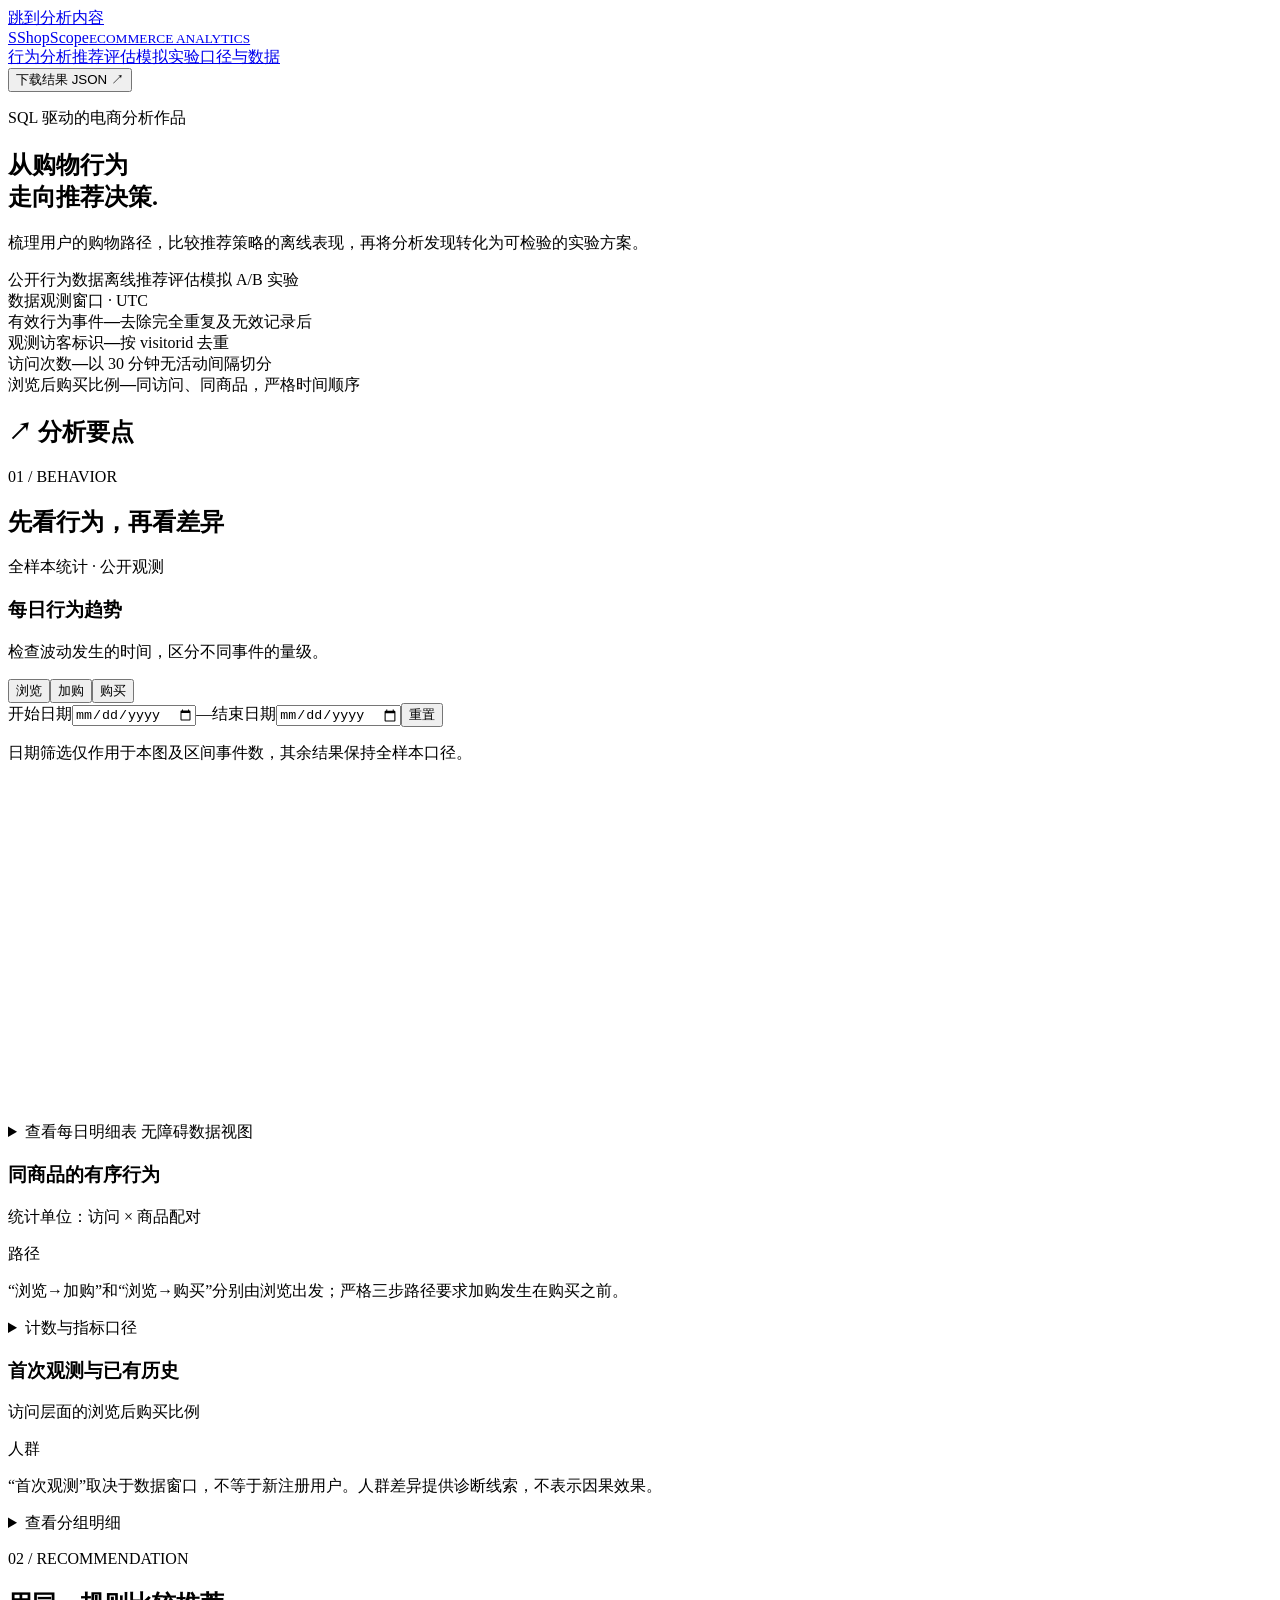
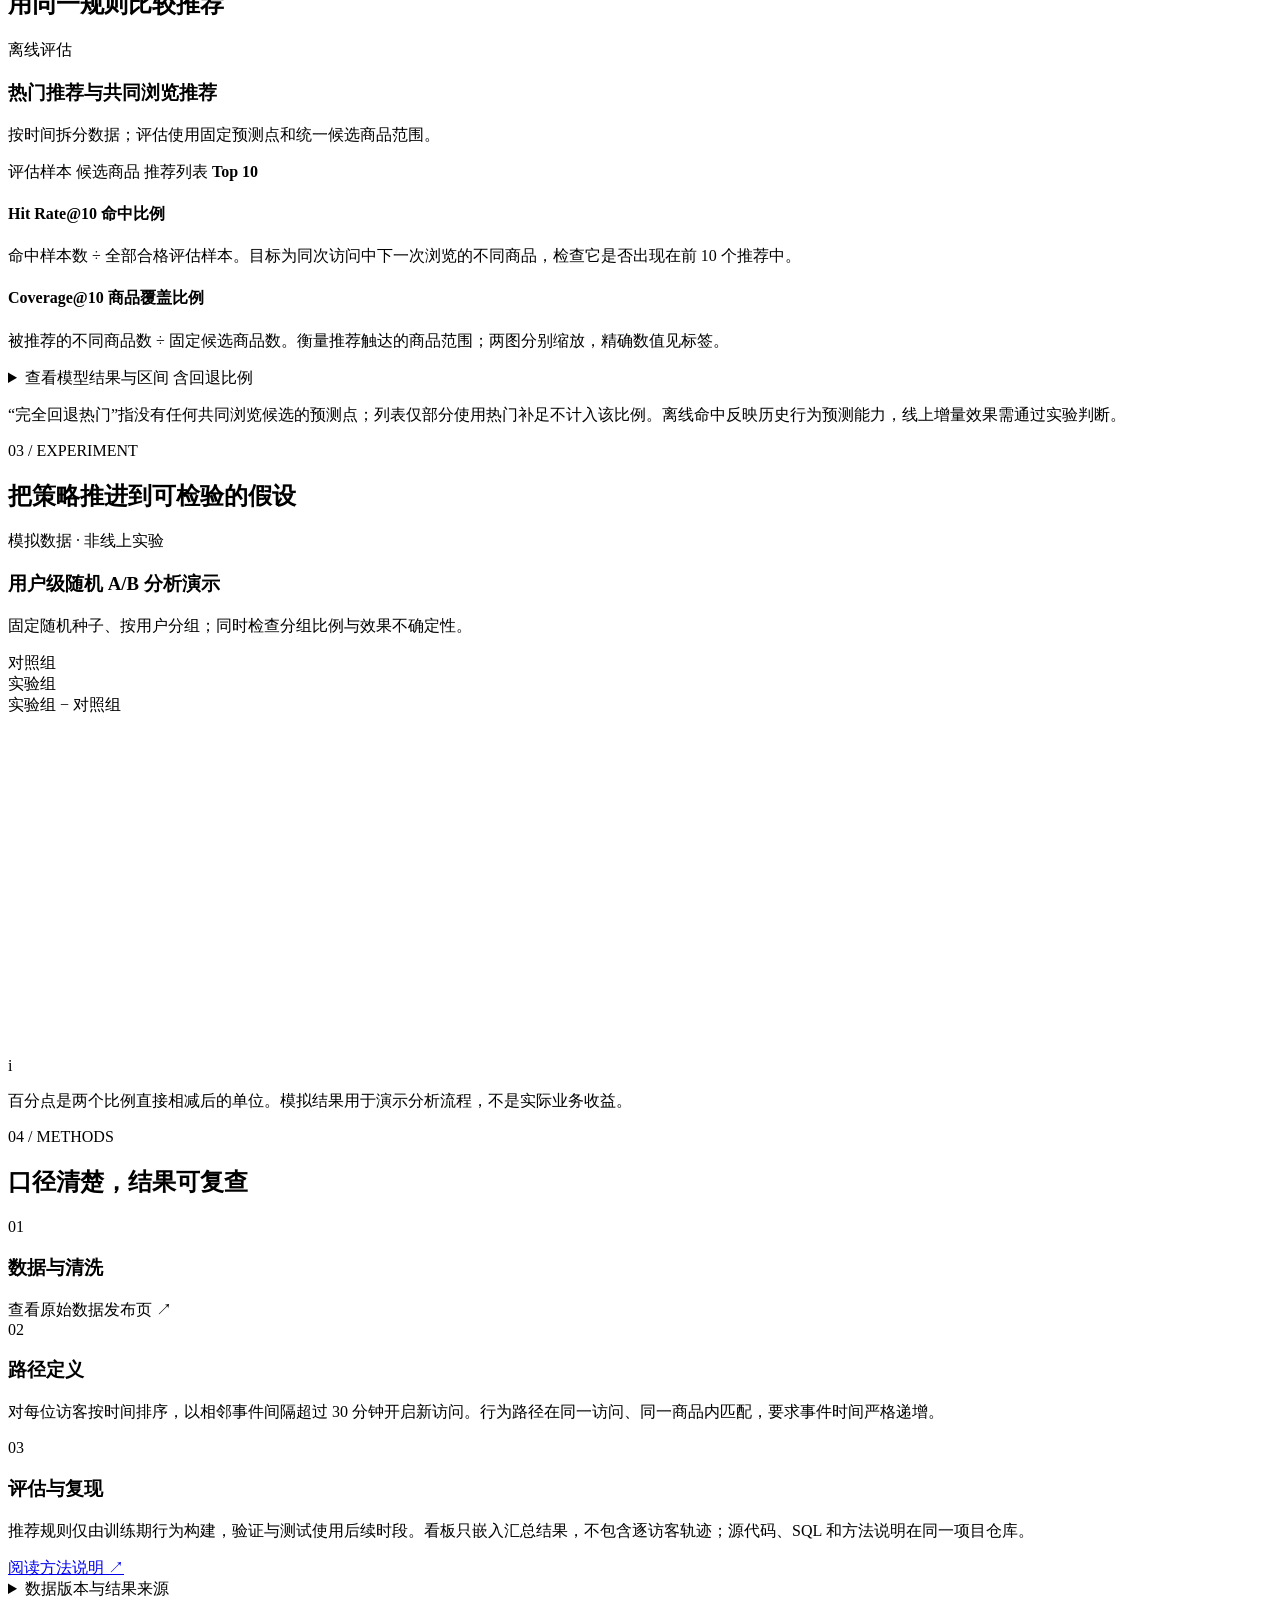
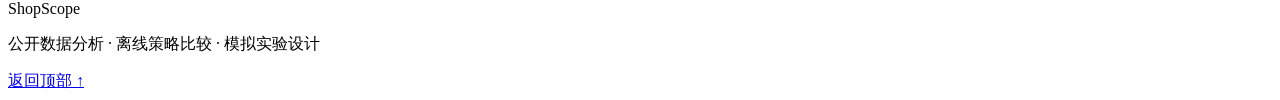
<file: app/template.html>
<!doctype html>
<html lang="zh-CN">
<head>
  <meta charset="utf-8">
  <meta name="viewport" content="width=device-width, initial-scale=1">
  <meta name="color-scheme" content="light">
  <title>ShopScope — 购物行为与推荐评估</title>
  <meta name="description" content="基于 Retailrocket 公开行为数据的购物路径分析、推荐离线评估与模拟实验作品。">
  <style>__STYLE__</style>
</head>
<body>
<a class="skip" href="#main">跳到分析内容</a>
<header class="topbar"><div class="nav wrap">
  <a class="brand" href="#"><span class="brand-mark" aria-hidden="true">S</span><span>ShopScope<small>ECOMMERCE ANALYTICS</small></span></a>
  <nav aria-label="内容导航"><a href="#behavior">行为分析</a><a href="#recommendation">推荐评估</a><a href="#experiment">模拟实验</a><a href="#methods">口径与数据</a></nav>
  <button id="download" class="button quiet" type="button">下载结果 JSON <span aria-hidden="true">↗</span></button>
</div></header>
<main id="main" class="wrap">
  <section class="hero" aria-labelledby="page-title">
    <div><p class="eyebrow"><span class="live-dot"></span> SQL 驱动的电商分析作品</p>
    <h1 id="page-title">从购物行为<br class="mobile-break">走向推荐决策<span class="title-dot">.</span></h1>
    <p class="hero-copy">梳理用户的购物路径，比较推荐策略的离线表现，再将分析发现转化为可检验的实验方案。</p>
    <div class="hero-meta"><span class="badge teal">公开行为数据</span><span class="badge navy">离线推荐评估</span><span class="badge amber">模拟 A/B 实验</span></div></div>
    <div class="period"><span class="label">数据观测窗口 · UTC</span><strong id="period"></strong><span id="source-label"></span><span id="built-date"></span></div>
  </section>
  <section class="kpis" aria-label="全观测期概况">
    <article class="kpi"><span class="label">有效行为事件</span><strong id="kpi-events">—</strong><span>去除完全重复及无效记录后</span></article>
    <article class="kpi"><span class="label">观测访客标识</span><strong id="kpi-visitors">—</strong><span>按 visitorid 去重</span></article>
    <article class="kpi"><span class="label">访问次数</span><strong id="kpi-sessions">—</strong><span>以 30 分钟无活动间隔切分</span></article>
    <article class="kpi accent"><span class="label">浏览后购买比例</span><strong id="kpi-rate">—</strong><span>同访问、同商品，严格时间顺序</span></article>
  </section>
  <section class="finding-strip" aria-labelledby="finding-title"><h2 id="finding-title"><span aria-hidden="true">↗</span> 分析要点</h2><div id="insights"></div></section>

  <section id="behavior" class="section" aria-labelledby="behavior-title">
    <div class="section-heading"><div><p class="eyebrow">01 / BEHAVIOR</p><h2 id="behavior-title">先看行为，再看差异</h2></div><span class="section-note">全样本统计 · 公开观测</span></div>
    <article class="panel trend-panel">
      <div class="panel-head"><div><h3>每日行为趋势</h3><p>检查波动发生的时间，区分不同事件的量级。</p></div><div class="segmented" id="series-tabs" role="group" aria-label="趋势事件类型"><button type="button" data-series="views" aria-pressed="true">浏览</button><button type="button" data-series="addtocarts" aria-pressed="false">加购</button><button type="button" data-series="transactions" aria-pressed="false">购买</button></div></div>
      <div class="filters"><div class="date-fields"><label>开始日期<input type="date" id="date-start"></label><span aria-hidden="true">—</span><label>结束日期<input type="date" id="date-end"></label><button type="button" id="reset" class="button quiet">重置</button></div><p>日期筛选仅作用于本图及区间事件数，其余结果保持全样本口径。</p></div>
      <div class="trend-summary"><strong id="range-total"></strong><span id="range-caption"></span><span id="range-error" role="status"></span></div>
      <div class="chart-container"><svg id="trend-chart" viewBox="0 0 1120 300" role="img" tabindex="0" aria-label="每日行为趋势，可使用左右方向键查看每日数值"></svg><div class="tooltip" id="trend-tooltip" hidden></div></div>
      <details class="table-details"><summary>查看每日明细表 <span>无障碍数据视图</span></summary><div class="table-wrap" id="daily-table"></div></details>
    </article>
    <div class="two-col">
      <article class="panel"><div class="panel-head"><div><h3>同商品的有序行为</h3><p>统计单位：访问 × 商品配对</p></div><span class="mini-tag">路径</span></div><div id="funnel-bars" class="horizontal-bars"></div><p class="chart-note">“浏览→加购”和“浏览→购买”分别由浏览出发；严格三步路径要求加购发生在购买之前。</p><details class="table-details"><summary>计数与指标口径</summary><div class="table-wrap" id="funnel-table"></div></details></article>
      <article class="panel"><div class="panel-head"><div><h3>首次观测与已有历史</h3><p>访问层面的浏览后购买比例</p></div><span class="mini-tag">人群</span></div><div id="segment-bars" class="horizontal-bars"></div><p class="chart-note">“首次观测”取决于数据窗口，不等于新注册用户。人群差异提供诊断线索，不表示因果效果。</p><details class="table-details"><summary>查看分组明细</summary><div class="table-wrap" id="segment-table"></div></details></article>
    </div>
  </section>

  <section id="recommendation" class="section" aria-labelledby="recommendation-title">
    <div class="section-heading"><div><p class="eyebrow">02 / RECOMMENDATION</p><h2 id="recommendation-title">用同一规则比较推荐</h2></div><span class="badge navy">离线评估</span></div>
    <article class="panel"><div class="panel-head"><div><h3>热门推荐与共同浏览推荐</h3><p>按时间拆分数据；评估使用固定预测点和统一候选商品范围。</p></div><div class="segmented" id="split-tabs" role="group" aria-label="推荐评估数据切分"></div></div>
      <div class="rec-meta"><span>评估样本 <strong id="rec-queries"></strong></span><span>候选商品 <strong id="rec-candidates"></strong></span><span>推荐列表 <strong>Top 10</strong></span></div>
      <p class="chart-note" id="protocol-summary" hidden></p>
      <div class="two-col inner"><div><h4>Hit Rate@10 <span>命中比例</span></h4><div id="hit-bars" class="horizontal-bars compact"></div><p class="chart-note">命中样本数 ÷ 全部合格评估样本。目标为同次访问中下一次浏览的不同商品，检查它是否出现在前 10 个推荐中。</p></div><div><h4>Coverage@10 <span>商品覆盖比例</span></h4><div id="coverage-bars" class="horizontal-bars compact"></div><p class="chart-note">被推荐的不同商品数 ÷ 固定候选商品数。衡量推荐触达的商品范围；两图分别缩放，精确数值见标签。</p></div></div>
      <p class="rec-conclusion" id="rec-conclusion"></p>
      <p class="chart-note" id="paired-conclusion" hidden></p>
      <details class="table-details"><summary>查看模型结果与区间 <span>含回退比例</span></summary><div class="table-wrap" id="rec-table"></div></details>
      <p class="chart-note bottom-note">“完全回退热门”指没有任何共同浏览候选的预测点；列表仅部分使用热门补足不计入该比例。离线命中反映历史行为预测能力，线上增量效果需通过实验判断。</p>
    </article>
  </section>

  <section id="experiment" class="section" aria-labelledby="experiment-title">
    <div class="section-heading"><div><p class="eyebrow">03 / EXPERIMENT</p><h2 id="experiment-title">把策略推进到可检验的假设</h2></div><span class="badge amber">模拟数据 · 非线上实验</span></div>
    <article class="panel experiment-panel"><div class="panel-head"><div><h3>用户级随机 A/B 分析演示</h3><p>固定随机种子、按用户分组；同时检查分组比例与效果不确定性。</p></div><span class="mini-tag" id="seed-label"></span></div>
      <div class="experiment-grid"><div class="ab-groups"><div><span class="label">对照组</span><strong id="control-rate"></strong><span id="control-n"></span></div><div><span class="label">实验组</span><strong id="treatment-rate"></strong><span id="treatment-n"></span></div></div><div class="effect"><span class="label">实验组 − 对照组</span><strong id="effect-value"></strong><svg id="effect-chart" viewBox="0 0 570 145" role="img" aria-label="模拟实验效果差异与百分之九十五置信区间"></svg><p id="effect-interval"></p></div></div>
      <div class="experiment-decision"><span class="decision-icon" aria-hidden="true">i</span><div><strong id="experiment-decision"></strong><p id="srm-result"></p></div></div>
      <p class="chart-note bottom-note">百分点是两个比例直接相减后的单位。模拟结果用于演示分析流程，不是实际业务收益。</p>
    </article>
  </section>

  <section id="methods" class="section methods" aria-labelledby="methods-title">
    <div class="section-heading"><div><p class="eyebrow">04 / METHODS</p><h2 id="methods-title">口径清楚，结果可复查</h2></div></div>
    <div class="method-grid"><article><span class="method-number">01</span><h3>数据与清洗</h3><p id="quality-text"></p><a id="source-link" target="_blank" rel="noopener noreferrer">查看原始数据发布页 ↗</a></article><article><span class="method-number">02</span><h3>路径定义</h3><p>对每位访客按时间排序，以相邻事件间隔超过 30 分钟开启新访问。行为路径在同一访问、同一商品内匹配，要求事件时间严格递增。</p></article><article><span class="method-number">03</span><h3>评估与复现</h3><p>推荐规则仅由训练期行为构建，验证与测试使用后续时段。看板只嵌入汇总结果，不包含逐访客轨迹；源代码、SQL 和方法说明在同一项目仓库。</p><a href="../docs/methodology.md">阅读方法说明 ↗</a></article></div>
    <details class="provenance"><summary>数据版本与结果来源</summary><dl><dt>构建日期</dt><dd id="provenance-date"></dd><dt>输入事件文件 SHA-256</dt><dd id="provenance-sha"></dd><dt>看板结果文件</dt><dd>reports/metrics.json</dd></dl></details>
  </section>
</main>
<footer class="wrap footer"><span class="brand-name">ShopScope</span><p>公开数据分析 · 离线策略比较 · 模拟实验设计</p><a href="#">返回顶部 ↑</a></footer>
<script id="metrics" type="application/json">__DATA__</script>
<script>__SCRIPT__</script>
</body></html>
</file>
